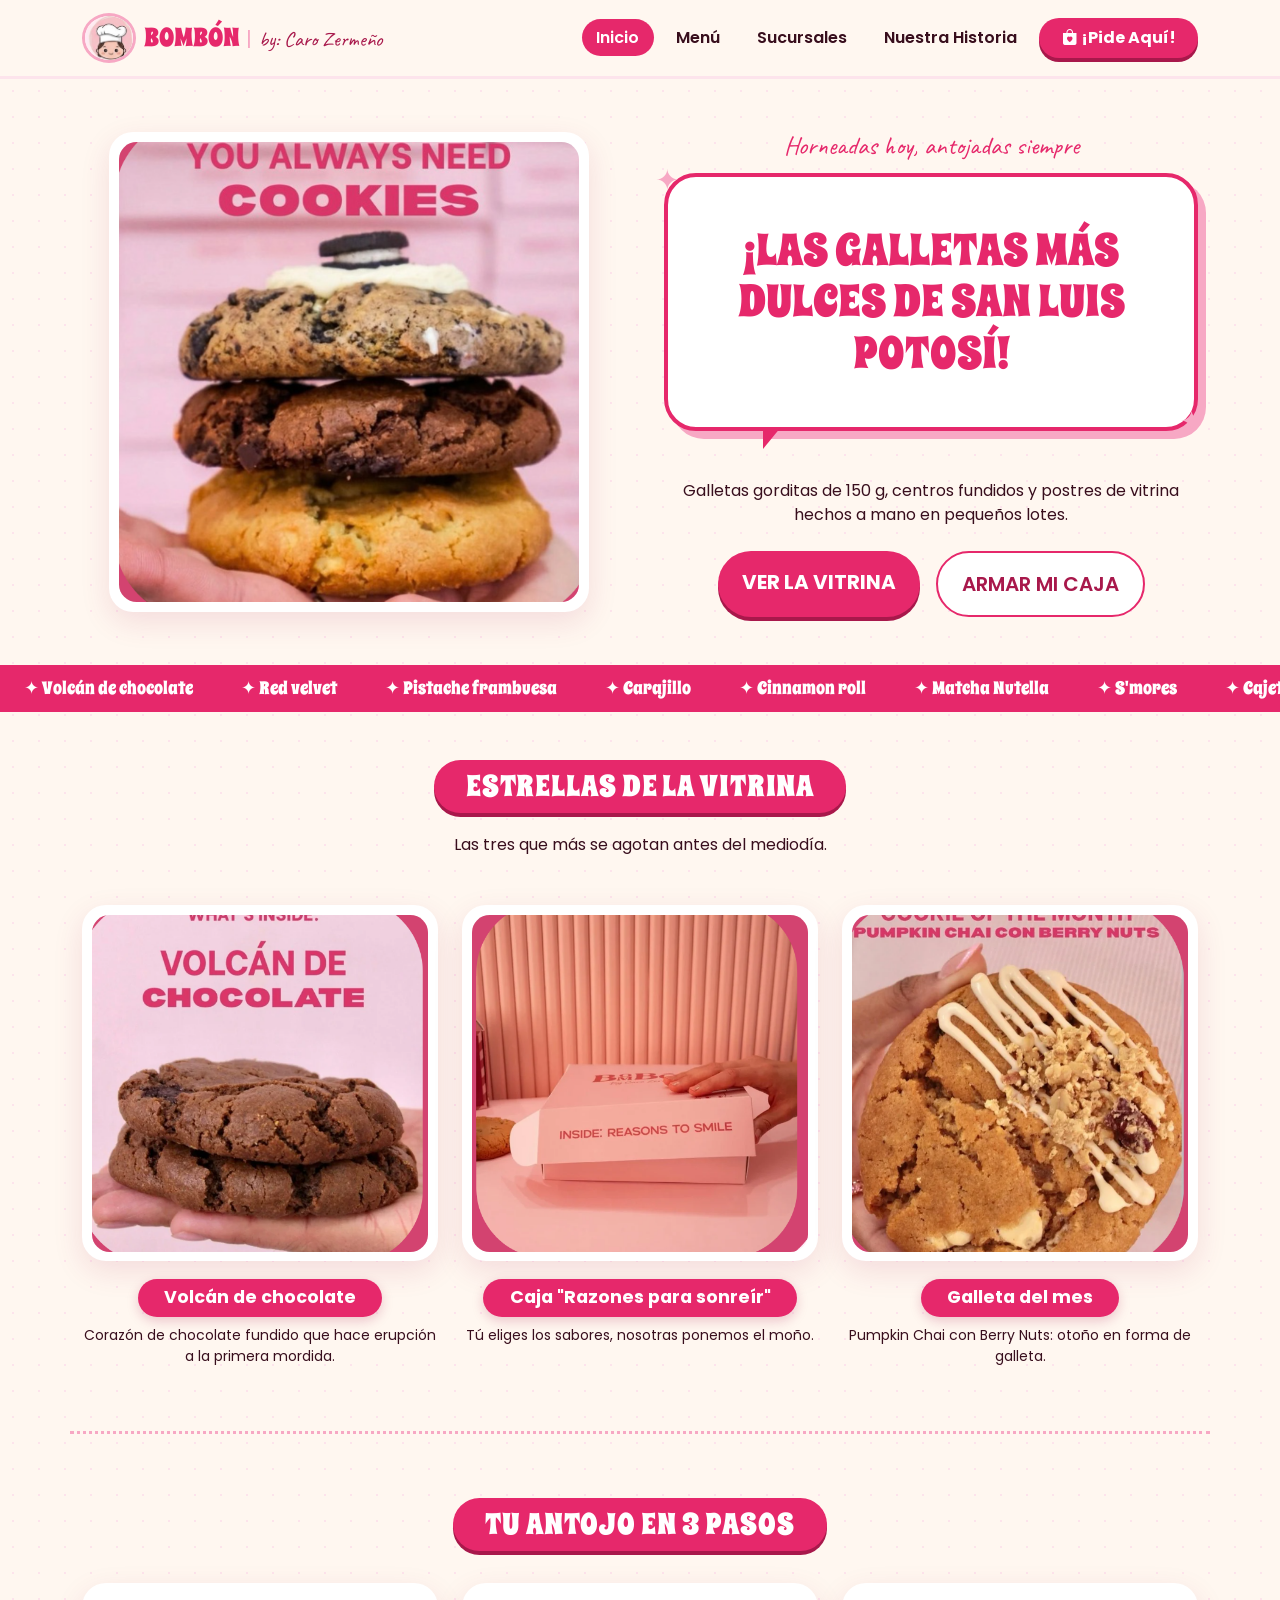
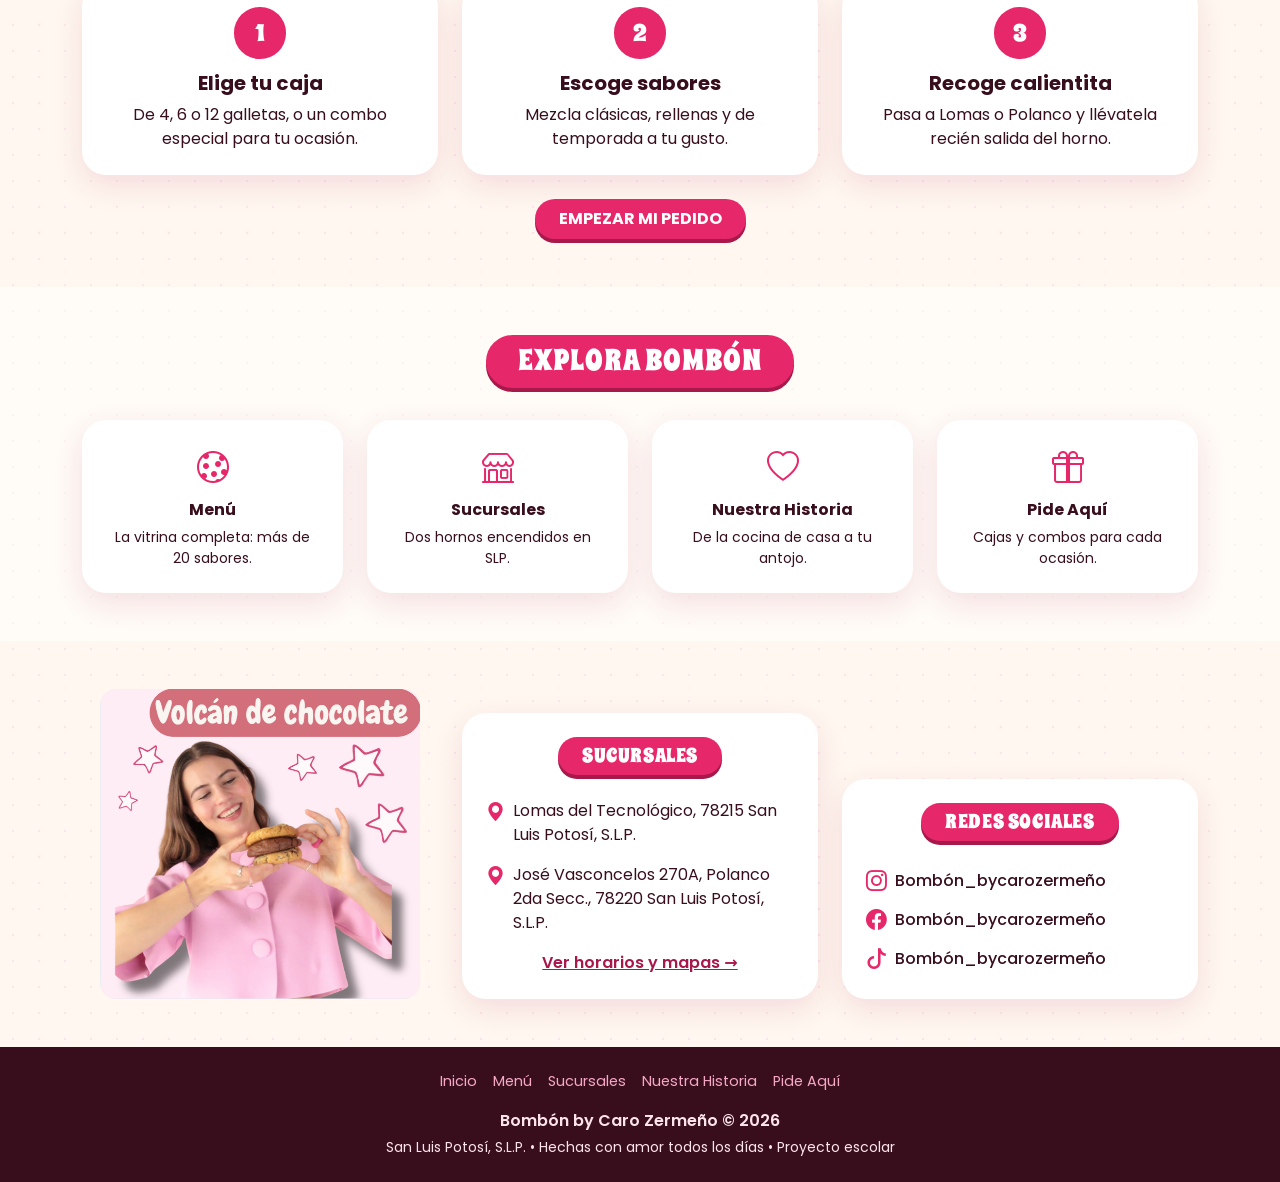
<file: index.html>
<!DOCTYPE html>
<html lang="es">
<head>
  <meta charset="UTF-8">
  <meta name="viewport" content="width=device-width, initial-scale=1.0">
  <meta name="description" content="Bombón by Caro Zermeño - Galletas artesanales y postres horneados en San Luis Potosí. Conoce nuestro menú, sucursales y haz tu pedido.">
  <title>Bombón by Caro Zermeño | Inicio</title>
  <link rel="icon" href="assets/img/comun/logo-chef-caro.png">

  <!-- Google Fonts -->
  <link rel="preconnect" href="https://fonts.googleapis.com">
  <link rel="preconnect" href="https://fonts.gstatic.com" crossorigin>
  <link href="https://fonts.googleapis.com/css2?family=Caveat:wght@600;700&family=Poppins:wght@400;500;600;700&family=Spicy+Rice&display=swap" rel="stylesheet">

  <!-- Bootstrap 5.3 + Bootstrap Icons (CDN) -->
  <link href="https://cdn.jsdelivr.net/npm/bootstrap@5.3.3/dist/css/bootstrap.min.css" rel="stylesheet" integrity="sha384-QWTKZyjpPEjISv5WaRU9OFeRpok6YctnYmDr5pNlyT2bRjXh0JMhjY6hW+ALEwIH" crossorigin="anonymous">
  <link rel="stylesheet" href="https://cdn.jsdelivr.net/npm/bootstrap-icons@1.11.3/font/bootstrap-icons.min.css">

  <!-- Hoja de estilos global -->
  <link rel="stylesheet" href="css/styles.css">
</head>
<body>
  <a class="visually-hidden-focusable skip-link" href="#contenido-principal">Saltar al contenido principal</a>

  <!-- ===================== ENCABEZADO GLOBAL ===================== -->
  <header class="site-header sticky-top">
    <nav class="navbar navbar-expand-lg" aria-label="Navegación principal">
      <div class="container">
        <a class="navbar-brand d-flex align-items-center gap-2" href="index.html">
          <img src="assets/img/comun/logo-chef-caro.png" alt="Logotipo de Bombón: ilustración de Caro con gorro de chef" width="54" height="54" class="brand-logo rounded-circle" data-fallback="Bombón">
          <span class="brand-title-wrap">
            <span class="brand-main">BOMBÓN</span>
            <span class="brand-divider" aria-hidden="true">|</span>
            <span class="brand-sub">by: Caro Zermeño</span>
          </span>
        </a>

        <button class="navbar-toggler custom-toggler" type="button" data-bs-toggle="collapse" data-bs-target="#menuPrincipal" aria-controls="menuPrincipal" aria-expanded="false" aria-label="Abrir menú de navegación">
          <span class="navbar-toggler-icon"></span>
        </button>

        <div class="collapse navbar-collapse justify-content-end" id="menuPrincipal">
          <ul class="navbar-nav align-items-lg-center gap-lg-2 mt-3 mt-lg-0">
            <li class="nav-item"><a class="nav-link active" aria-current="page" href="index.html">Inicio</a></li>
            <li class="nav-item"><a class="nav-link" href="paginas/menu.html">Menú</a></li>
            <li class="nav-item"><a class="nav-link" href="paginas/sucursales.html">Sucursales</a></li>
            <li class="nav-item"><a class="nav-link" href="paginas/nuestra-historia.html">Nuestra Historia</a></li>
            <li class="nav-item mt-2 mt-lg-0"><a class="btn btn-bombon-cta" href="paginas/pide-aqui.html"><i class="bi bi-bag-heart-fill" aria-hidden="true"></i> ¡Pide Aquí!</a></li>
          </ul>
        </div>
      </div>
    </nav>
  </header>

  <!-- ===================== CONTENIDO PRINCIPAL ===================== -->
  <main id="contenido-principal">

    <!-- HERO -->
    <section class="hero-section py-4 py-lg-5" aria-labelledby="hero-titulo">
      <div class="container">
        <div class="row align-items-center g-4 g-lg-5">
          <div class="col-12 col-md-6">
            <div class="photo-frame mx-auto galleta-flotante" style="max-width: 480px;">
              <img src="assets/img/inicio/torre-galletas-you-always-need-cookies.png" alt="Torre de tres galletas artesanales: cookies and cream, doble chocolate y chispas de chocolate blanco" data-fallback="Torre de galletas">
            </div>
          </div>

          <div class="col-12 col-md-6 text-center">
            <p class="text-script mb-2">Horneadas hoy, antojadas siempre</p>
            <div class="hero-speech-bubble p-4 p-lg-5 mb-5">
              <span class="decor-star star-top-left" aria-hidden="true">✦</span>
              <h1 id="hero-titulo" class="hero-heading mb-0">¡LAS GALLETAS MÁS DULCES DE SAN LUIS POTOSÍ!</h1>
              <span class="decor-star star-bottom-right" aria-hidden="true">✦</span>
            </div>
            <p class="mb-4">Galletas gorditas de 150&nbsp;g, centros fundidos y postres de vitrina hechos a mano en pequeños lotes.</p>
            <div class="d-flex flex-wrap justify-content-center gap-3">
              <a href="paginas/menu.html" class="btn btn-bombon-primary btn-lg px-4 py-3">VER LA VITRINA</a>
              <a href="paginas/pide-aqui.html" class="btn btn-bombon-outline btn-lg px-4 py-3">ARMAR MI CAJA</a>
            </div>
          </div>
        </div>
      </div>
    </section>

    <!-- CINTA DE SABORES -->
    <div class="flavor-ticker" aria-label="Sabores que encuentras en Bombón">
      <div class="flavor-ticker-track">
        <span>✦ Volcán de chocolate</span><span>✦ Red velvet</span><span>✦ Pistache frambuesa</span><span>✦ Carajillo</span><span>✦ Cinnamon roll</span><span>✦ Matcha Nutella</span><span>✦ S'mores</span><span>✦ Cajeta</span>
        <span aria-hidden="true">✦ Volcán de chocolate</span><span aria-hidden="true">✦ Red velvet</span><span aria-hidden="true">✦ Pistache frambuesa</span><span aria-hidden="true">✦ Carajillo</span><span aria-hidden="true">✦ Cinnamon roll</span><span aria-hidden="true">✦ Matcha Nutella</span><span aria-hidden="true">✦ S'mores</span><span aria-hidden="true">✦ Cajeta</span>
      </div>
    </div>

    <!-- PRODUCTOS DESTACADOS -->
    <section class="featured-section py-5" aria-labelledby="destacados-titulo">
      <div class="container">
        <div class="text-center mb-4 mb-lg-5">
          <h2 id="destacados-titulo" class="pill-heading">ESTRELLAS DE LA VITRINA</h2>
          <p class="section-lead">Las tres que más se agotan antes del mediodía.</p>
        </div>

        <div class="row g-4 justify-content-center">
          <div class="col-12 col-sm-6 col-lg-4 reveal">
            <article class="product-card h-100 text-center">
              <div class="photo-frame mb-3">
                <img src="assets/img/inicio/destacado-volcan-chocolate.png" alt="Dos galletas Volcán de chocolate con superficie craquelada" data-fallback="Volcán de chocolate">
              </div>
              <h3 class="product-pill-title"><a href="paginas/menu.html" class="stretched-link">Volcán de chocolate</a></h3>
              <p class="small mt-2 mb-0">Corazón de chocolate fundido que hace erupción a la primera mordida.</p>
            </article>
          </div>

          <div class="col-12 col-sm-6 col-lg-4 reveal">
            <article class="product-card h-100 text-center">
              <div class="photo-frame mb-3">
                <img src="assets/img/inicio/destacado-caja-regalo.png" alt="Caja rosa de regalo Bombón con la leyenda Inside: reasons to smile" data-fallback="Caja de regalo">
              </div>
              <h3 class="product-pill-title"><a href="paginas/pide-aqui.html" class="stretched-link">Caja "Razones para sonreír"</a></h3>
              <p class="small mt-2 mb-0">Tú eliges los sabores, nosotras ponemos el moño.</p>
            </article>
          </div>

          <div class="col-12 col-sm-6 col-lg-4 reveal">
            <article class="product-card h-100 text-center">
              <div class="photo-frame mb-3">
                <img src="assets/img/inicio/destacado-galleta-del-mes-pumpkin-chai.png" alt="Galleta del mes Pumpkin Chai con Berry Nuts, decorada con chocolate blanco y nuez" data-fallback="Galleta del mes">
              </div>
              <h3 class="product-pill-title"><a href="paginas/menu.html#temporada" class="stretched-link">Galleta del mes</a></h3>
              <p class="small mt-2 mb-0">Pumpkin Chai con Berry Nuts: otoño en forma de galleta.</p>
            </article>
          </div>
        </div>
      </div>
    </section>

    <hr class="section-divider container" aria-hidden="true">

    <!-- CÓMO PEDIR -->
    <section class="py-5" aria-labelledby="pasos-titulo">
      <div class="container">
        <div class="text-center mb-4">
          <h2 id="pasos-titulo" class="pill-heading">TU ANTOJO EN 3 PASOS</h2>
        </div>
        <div class="row g-4">
          <div class="col-12 col-md-4 reveal">
            <div class="soft-card step-card">
              <div class="step-number">1</div>
              <h3 class="h5 fw-bold">Elige tu caja</h3>
              <p class="mb-0">De 4, 6 o 12 galletas, o un combo especial para tu ocasión.</p>
            </div>
          </div>
          <div class="col-12 col-md-4 reveal">
            <div class="soft-card step-card">
              <div class="step-number">2</div>
              <h3 class="h5 fw-bold">Escoge sabores</h3>
              <p class="mb-0">Mezcla clásicas, rellenas y de temporada a tu gusto.</p>
            </div>
          </div>
          <div class="col-12 col-md-4 reveal">
            <div class="soft-card step-card">
              <div class="step-number">3</div>
              <h3 class="h5 fw-bold">Recoge calientita</h3>
              <p class="mb-0">Pasa a Lomas o Polanco y llévatela recién salida del horno.</p>
            </div>
          </div>
        </div>
        <div class="text-center mt-4">
          <a href="paginas/pide-aqui.html" class="btn btn-bombon-primary px-4 py-2">EMPEZAR MI PEDIDO</a>
        </div>
      </div>
    </section>

    <!-- EXPLORA EL SITIO (acceso rápido a las subpáginas) -->
    <section class="py-5 bg-white bg-opacity-50" aria-labelledby="explora-titulo">
      <div class="container">
        <div class="text-center mb-4">
          <h2 id="explora-titulo" class="pill-heading">EXPLORA BOMBÓN</h2>
        </div>
        <div class="row g-4">
          <div class="col-6 col-lg-3">
            <a class="soft-card quick-link-card text-center" href="paginas/menu.html">
              <i class="bi bi-cookie" aria-hidden="true"></i>
              <h3 class="h6 fw-bold mt-2">Menú</h3>
              <p class="small mb-0">La vitrina completa: más de 20 sabores.</p>
            </a>
          </div>
          <div class="col-6 col-lg-3">
            <a class="soft-card quick-link-card text-center" href="paginas/sucursales.html">
              <i class="bi bi-shop" aria-hidden="true"></i>
              <h3 class="h6 fw-bold mt-2">Sucursales</h3>
              <p class="small mb-0">Dos hornos encendidos en SLP.</p>
            </a>
          </div>
          <div class="col-6 col-lg-3">
            <a class="soft-card quick-link-card text-center" href="paginas/nuestra-historia.html">
              <i class="bi bi-heart" aria-hidden="true"></i>
              <h3 class="h6 fw-bold mt-2">Nuestra Historia</h3>
              <p class="small mb-0">De la cocina de casa a tu antojo.</p>
            </a>
          </div>
          <div class="col-6 col-lg-3">
            <a class="soft-card quick-link-card text-center" href="paginas/pide-aqui.html">
              <i class="bi bi-gift" aria-hidden="true"></i>
              <h3 class="h6 fw-bold mt-2">Pide Aquí</h3>
              <p class="small mb-0">Cajas y combos para cada ocasión.</p>
            </a>
          </div>
        </div>
      </div>
    </section>

    <!-- SUCURSALES Y REDES -->
    <section class="info-bottom-section pt-5 pb-5" aria-label="Sucursales y redes sociales">
      <div class="container">
        <div class="row align-items-end g-4">
          <div class="col-12 col-lg-4 text-center">
            <div class="support-photo-wrap mx-auto">
              <img src="assets/img/inicio/caro-presenta-volcan-chocolate.png" alt="Caro Zermeño sonriendo mientras sostiene un sándwich de galletas Volcán de chocolate" class="img-fluid rounded-4" data-fallback="Bombón SLP">
            </div>
          </div>

          <div class="col-12 col-md-6 col-lg-4">
            <div class="info-box h-100 text-center text-md-start">
              <div class="text-center mb-3"><h2 class="pill-heading pill-heading-sm">SUCURSALES</h2></div>
              <ul class="list-unstyled location-list mb-3">
                <li class="d-flex align-items-start gap-2 mb-3">
                  <i class="bi bi-geo-alt-fill location-icon" aria-hidden="true"></i>
                  <span>Lomas del Tecnológico, 78215 San Luis Potosí, S.L.P.</span>
                </li>
                <li class="d-flex align-items-start gap-2">
                  <i class="bi bi-geo-alt-fill location-icon" aria-hidden="true"></i>
                  <span>José Vasconcelos 270A, Polanco 2da Secc., 78220 San Luis Potosí, S.L.P.</span>
                </li>
              </ul>
              <div class="text-center"><a href="paginas/sucursales.html" class="fw-semibold">Ver horarios y mapas →</a></div>
            </div>
          </div>

          <div class="col-12 col-md-6 col-lg-4">
            <div class="info-box h-100 text-center text-md-start">
              <div class="text-center mb-3"><h2 class="pill-heading pill-heading-sm">REDES SOCIALES</h2></div>
              <ul class="list-unstyled social-list mb-0">
                <li class="mb-2"><a href="https://www.instagram.com/" target="_blank" rel="noopener noreferrer" class="social-link"><i class="bi bi-instagram" aria-hidden="true"></i><span>Bombón_bycarozermeño</span></a></li>
                <li class="mb-2"><a href="https://www.facebook.com/" target="_blank" rel="noopener noreferrer" class="social-link"><i class="bi bi-facebook" aria-hidden="true"></i><span>Bombón_bycarozermeño</span></a></li>
                <li><a href="https://www.tiktok.com/" target="_blank" rel="noopener noreferrer" class="social-link"><i class="bi bi-tiktok" aria-hidden="true"></i><span>Bombón_bycarozermeño</span></a></li>
              </ul>
            </div>
          </div>
        </div>
      </div>
    </section>
  </main>

  <!-- ===================== PIE DE PÁGINA GLOBAL ===================== -->
  <footer class="site-footer py-4 mt-auto">
    <div class="container text-center">
      <nav class="footer-nav d-flex flex-wrap justify-content-center gap-3 mb-3" aria-label="Navegación del pie de página">
        <a href="index.html">Inicio</a>
        <a href="paginas/menu.html">Menú</a>
        <a href="paginas/sucursales.html">Sucursales</a>
        <a href="paginas/nuestra-historia.html">Nuestra Historia</a>
        <a href="paginas/pide-aqui.html">Pide Aquí</a>
      </nav>
      <p class="mb-1 fw-semibold">Bombón by Caro Zermeño &copy; <span id="anio-actual">2026</span></p>
      <p class="mb-0 small">San Luis Potosí, S.L.P. • Hechas con amor todos los días • Proyecto escolar</p>
    </div>
  </footer>

  <script src="https://cdn.jsdelivr.net/npm/bootstrap@5.3.3/dist/js/bootstrap.bundle.min.js" integrity="sha384-YvpcrYf0tY3lHB60NNkmXc5s9fDVZLESaAA55NDzOxhy9GkcIdslK1eN7N6jIeHz" crossorigin="anonymous"></script>
  <script src="js/app.js"></script>
</body>
</html>
</file>
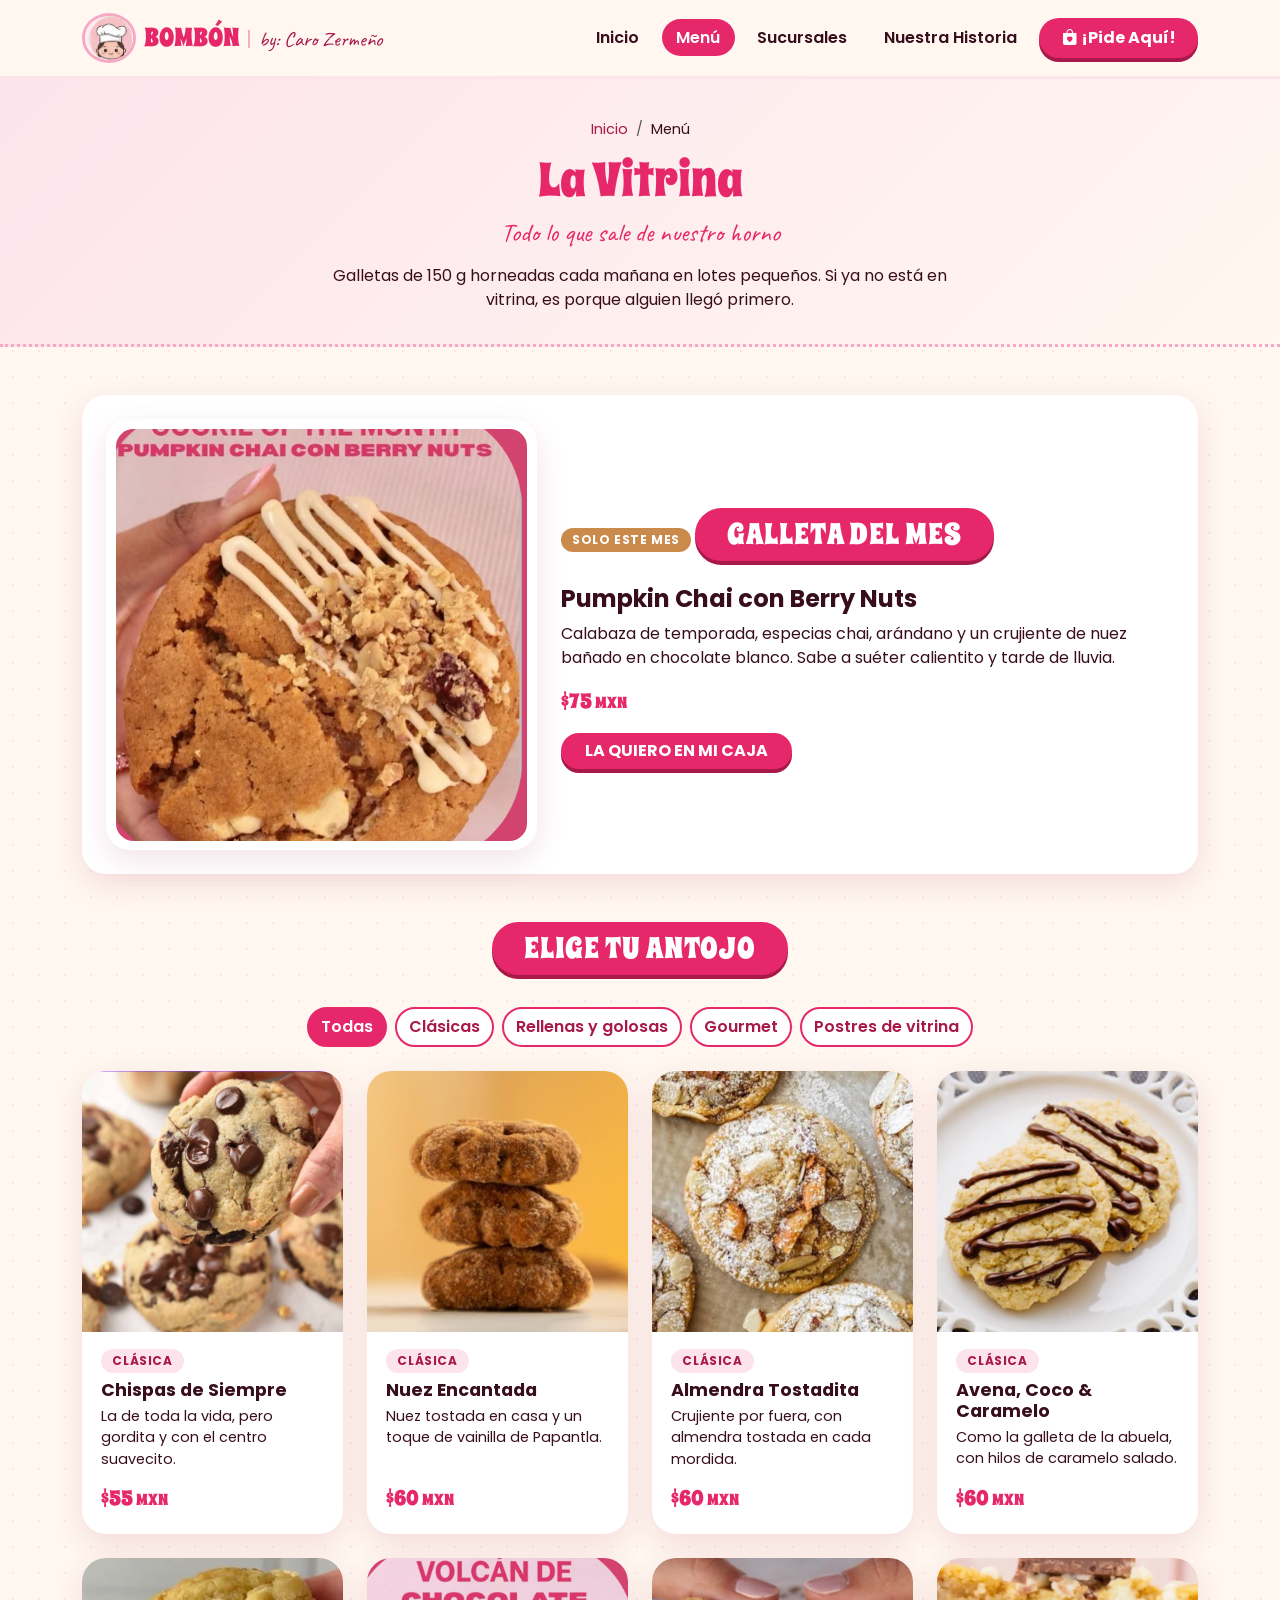
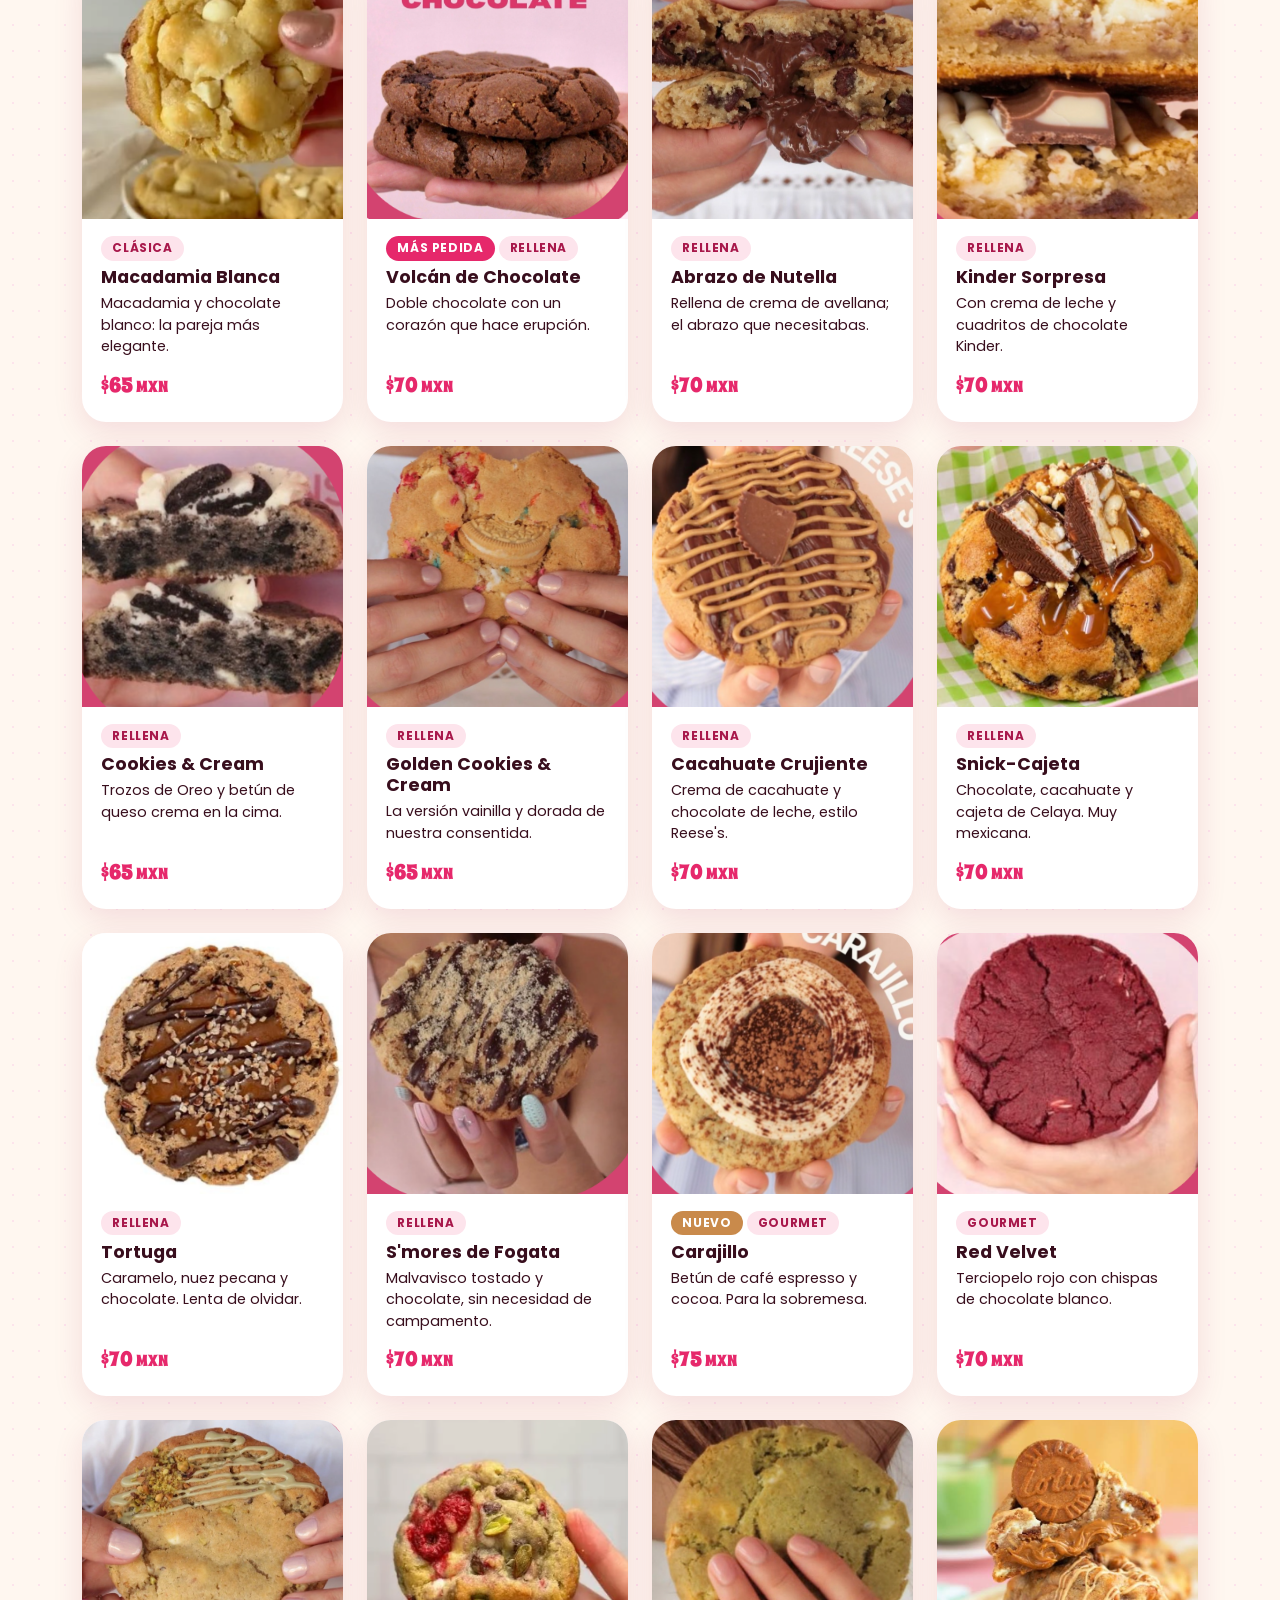
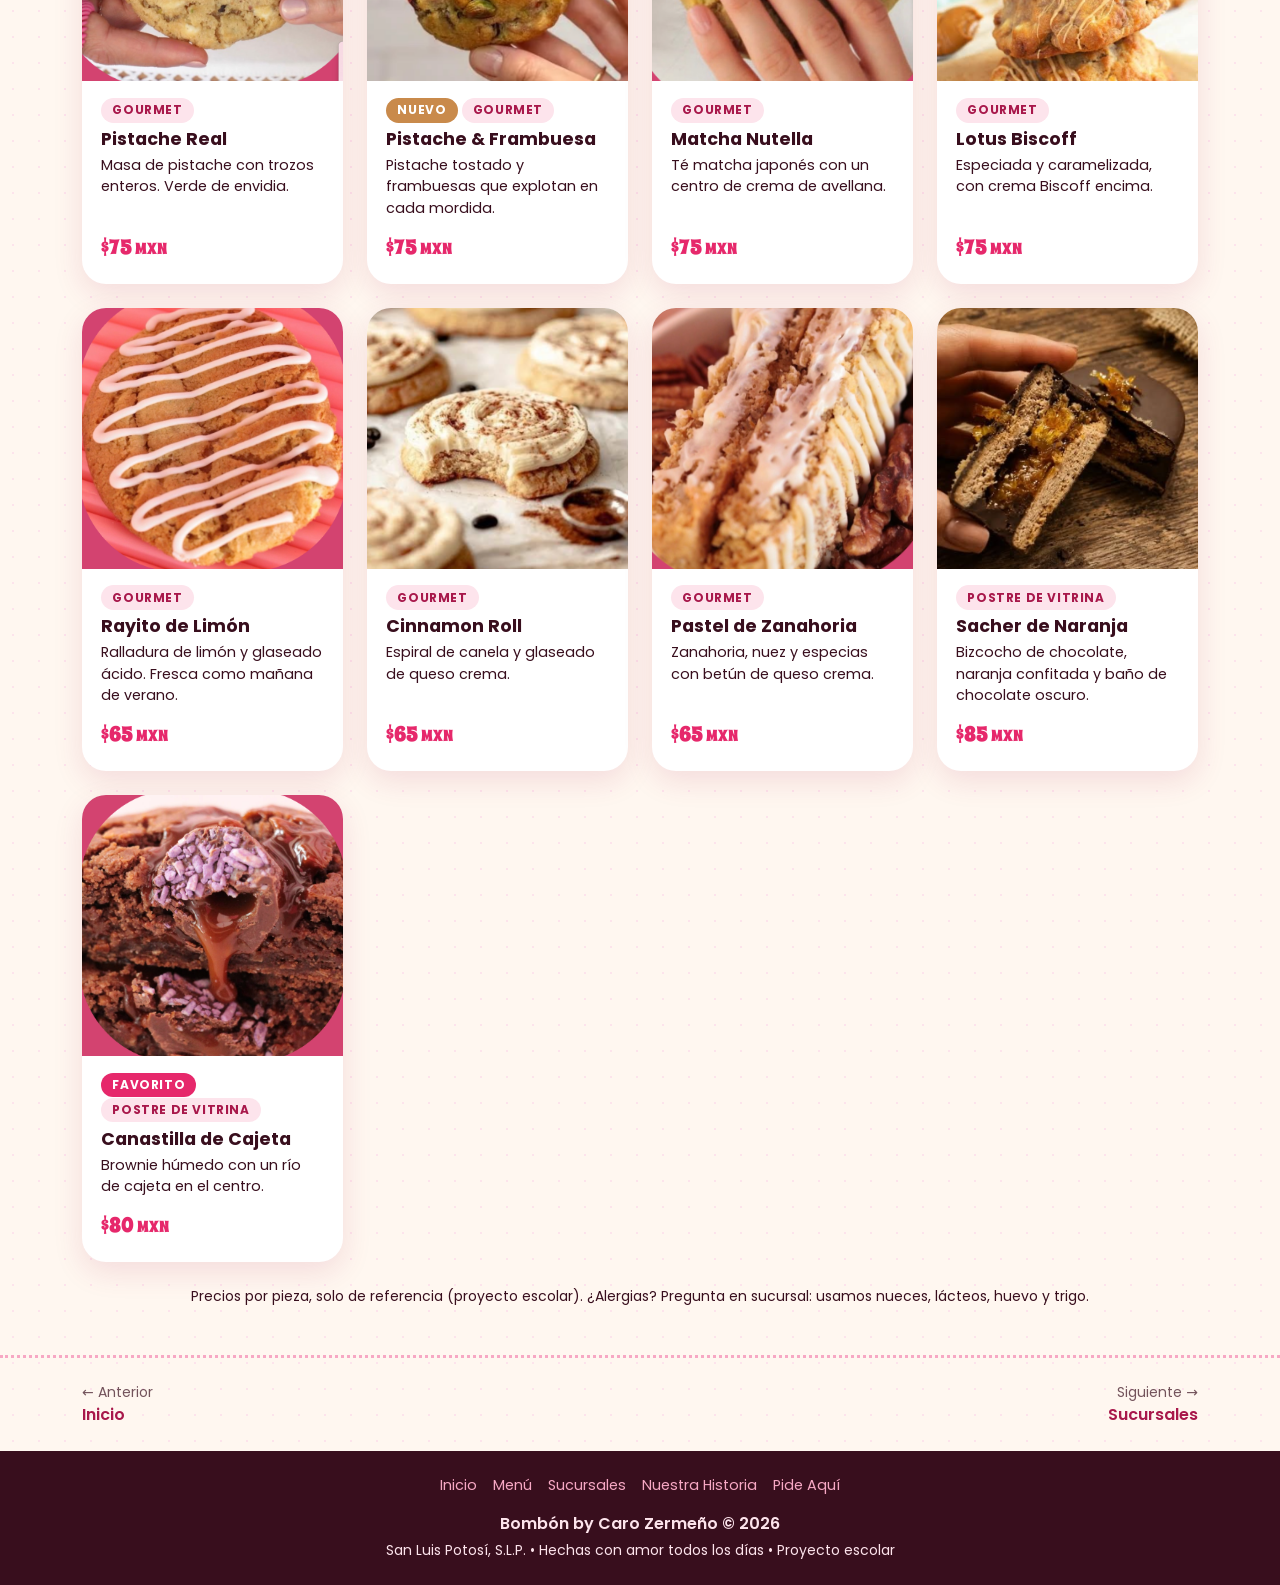
<file: paginas/menu.html>
<!DOCTYPE html>
<html lang="es">
<head>
  <meta charset="UTF-8">
  <meta name="viewport" content="width=device-width, initial-scale=1.0">
  <meta name="description" content="Menú de Bombón by Caro Zermeño: galletas clásicas, rellenas, gourmet y postres de vitrina.">
  <title>Bombón by Caro Zermeño | Menú</title>
  <link rel="icon" href="../assets/img/comun/logo-chef-caro.png">

  <link rel="preconnect" href="https://fonts.googleapis.com">
  <link rel="preconnect" href="https://fonts.gstatic.com" crossorigin>
  <link href="https://fonts.googleapis.com/css2?family=Caveat:wght@600;700&family=Poppins:wght@400;500;600;700&family=Spicy+Rice&display=swap" rel="stylesheet">
  <link href="https://cdn.jsdelivr.net/npm/bootstrap@5.3.3/dist/css/bootstrap.min.css" rel="stylesheet" integrity="sha384-QWTKZyjpPEjISv5WaRU9OFeRpok6YctnYmDr5pNlyT2bRjXh0JMhjY6hW+ALEwIH" crossorigin="anonymous">
  <link rel="stylesheet" href="https://cdn.jsdelivr.net/npm/bootstrap-icons@1.11.3/font/bootstrap-icons.min.css">
  <link rel="stylesheet" href="../css/styles.css">
</head>
<body>
  <a class="visually-hidden-focusable skip-link" href="#contenido-principal">Saltar al contenido principal</a>

  <!-- ===================== ENCABEZADO GLOBAL ===================== -->
  <header class="site-header sticky-top">
    <nav class="navbar navbar-expand-lg" aria-label="Navegación principal">
      <div class="container">
        <a class="navbar-brand d-flex align-items-center gap-2" href="../index.html">
          <img src="../assets/img/comun/logo-chef-caro.png" alt="Logotipo de Bombón: ilustración de Caro con gorro de chef" width="54" height="54" class="brand-logo rounded-circle" data-fallback="Bombón">
          <span class="brand-title-wrap">
            <span class="brand-main">BOMBÓN</span>
            <span class="brand-divider" aria-hidden="true">|</span>
            <span class="brand-sub">by: Caro Zermeño</span>
          </span>
        </a>
        <button class="navbar-toggler custom-toggler" type="button" data-bs-toggle="collapse" data-bs-target="#menuPrincipal" aria-controls="menuPrincipal" aria-expanded="false" aria-label="Abrir menú de navegación">
          <span class="navbar-toggler-icon"></span>
        </button>
        <div class="collapse navbar-collapse justify-content-end" id="menuPrincipal">
          <ul class="navbar-nav align-items-lg-center gap-lg-2 mt-3 mt-lg-0">
            <li class="nav-item"><a class="nav-link" href="../index.html">Inicio</a></li>
            <li class="nav-item"><a class="nav-link active" aria-current="page" href="menu.html">Menú</a></li>
            <li class="nav-item"><a class="nav-link" href="sucursales.html">Sucursales</a></li>
            <li class="nav-item"><a class="nav-link" href="nuestra-historia.html">Nuestra Historia</a></li>
            <li class="nav-item mt-2 mt-lg-0"><a class="btn btn-bombon-cta" href="pide-aqui.html"><i class="bi bi-bag-heart-fill" aria-hidden="true"></i> ¡Pide Aquí!</a></li>
          </ul>
        </div>
      </div>
    </nav>
  </header>

  <!-- ===================== CONTENIDO PRINCIPAL ===================== -->
  <main id="contenido-principal">
    <!-- Encabezado de página + migas de pan -->
    <section class="page-hero">
      <div class="container">
        <nav aria-label="Ruta de navegación">
          <ol class="breadcrumb">
            <li class="breadcrumb-item"><a href="../index.html">Inicio</a></li>
            <li class="breadcrumb-item active" aria-current="page">Menú</li>
          </ol>
        </nav>
        <h1>La Vitrina</h1>
        <p class="text-script mb-1">Todo lo que sale de nuestro horno</p>
        <p class="section-lead">Galletas de 150&nbsp;g horneadas cada mañana en lotes pequeños. Si ya no está en vitrina, es porque alguien llegó primero.</p>
      </div>
    </section>

    <!-- GALLETA DEL MES -->
    <section id="temporada" class="py-5" aria-labelledby="temporada-titulo">
      <div class="container">
        <div class="soft-card">
          <div class="row g-4 align-items-center">
            <div class="col-12 col-md-5">
              <div class="photo-frame galleta-flotante">
                <img src="../assets/img/inicio/destacado-galleta-del-mes-pumpkin-chai.png" alt="Galleta del mes Pumpkin Chai con Berry Nuts, decorada con chocolate blanco y nuez" data-fallback="Pumpkin Chai">
              </div>
            </div>
            <div class="col-12 col-md-7">
              <span class="tag tag-new">Solo este mes</span>
              <h2 id="temporada-titulo" class="pill-heading mt-2">GALLETA DEL MES</h2>
              <h3 class="h4 fw-bold mt-3">Pumpkin Chai con Berry Nuts</h3>
              <p>Calabaza de temporada, especias chai, arándano y un crujiente de nuez bañado en chocolate blanco. Sabe a suéter calientito y tarde de lluvia.</p>
              <p class="price mb-3">$75 <small class="fs-6">MXN</small></p>
              <a href="pide-aqui.html" class="btn btn-bombon-primary px-4">LA QUIERO EN MI CAJA</a>
            </div>
          </div>
        </div>
      </div>
    </section>

    <!-- VITRINA COMPLETA -->
    <section class="pb-5" aria-labelledby="vitrina-titulo">
      <div class="container">
        <div class="text-center mb-4">
          <h2 id="vitrina-titulo" class="pill-heading">ELIGE TU ANTOJO</h2>
        </div>

        <!-- Filtros (controlados en js/app.js) -->
        <div class="menu-filters mb-4" role="group" aria-label="Filtrar productos por categoría">
          <button type="button" class="btn btn-bombon-outline active" data-filtro="todas" aria-pressed="true">Todas</button>
          <button type="button" class="btn btn-bombon-outline" data-filtro="clasicas" aria-pressed="false">Clásicas</button>
          <button type="button" class="btn btn-bombon-outline" data-filtro="rellenas" aria-pressed="false">Rellenas y golosas</button>
          <button type="button" class="btn btn-bombon-outline" data-filtro="gourmet" aria-pressed="false">Gourmet</button>
          <button type="button" class="btn btn-bombon-outline" data-filtro="postres" aria-pressed="false">Postres de vitrina</button>
        </div>

        <div class="row g-4">
          <div class="col-12 col-sm-6 col-lg-4 col-xl-3 menu-col" data-categoria="clasicas">
            <article class="menu-item">
              <img src="../assets/img/menu/galleta-chocolate-chip.png" alt="Galleta clásica de mantequilla con chispas de chocolate" loading="lazy" data-fallback="Chispas de Siempre">
              <div class="menu-item-body">
                <div><span class="tag">Clásica</span></div>
                <h3>Chispas de Siempre</h3>
                <p>La de toda la vida, pero gordita y con el centro suavecito.</p>
                <span class="price">$55 <small class="fs-6">MXN</small></span>
              </div>
            </article>
          </div>
          <div class="col-12 col-sm-6 col-lg-4 col-xl-3 menu-col" data-categoria="clasicas">
            <article class="menu-item">
              <img src="../assets/img/menu/galleta-nuez.png" alt="Galleta de mantequilla con trozos de nuez tostada" loading="lazy" data-fallback="Nuez Encantada">
              <div class="menu-item-body">
                <div><span class="tag">Clásica</span></div>
                <h3>Nuez Encantada</h3>
                <p>Nuez tostada en casa y un toque de vainilla de Papantla.</p>
                <span class="price">$60 <small class="fs-6">MXN</small></span>
              </div>
            </article>
          </div>
          <div class="col-12 col-sm-6 col-lg-4 col-xl-3 menu-col" data-categoria="clasicas">
            <article class="menu-item">
              <img src="../assets/img/menu/galleta-almendras.png" alt="Galleta con almendras tostadas" loading="lazy" data-fallback="Almendra Tostadita">
              <div class="menu-item-body">
                <div><span class="tag">Clásica</span></div>
                <h3>Almendra Tostadita</h3>
                <p>Crujiente por fuera, con almendra tostada en cada mordida.</p>
                <span class="price">$60 <small class="fs-6">MXN</small></span>
              </div>
            </article>
          </div>
          <div class="col-12 col-sm-6 col-lg-4 col-xl-3 menu-col" data-categoria="clasicas">
            <article class="menu-item">
              <img src="../assets/img/menu/galleta-avena-coco-caramelo.png" alt="Galleta de avena con coco y caramelo" loading="lazy" data-fallback="Avena, Coco &amp; Caramelo">
              <div class="menu-item-body">
                <div><span class="tag">Clásica</span></div>
                <h3>Avena, Coco &amp; Caramelo</h3>
                <p>Como la galleta de la abuela, con hilos de caramelo salado.</p>
                <span class="price">$60 <small class="fs-6">MXN</small></span>
              </div>
            </article>
          </div>
          <div class="col-12 col-sm-6 col-lg-4 col-xl-3 menu-col" data-categoria="clasicas">
            <article class="menu-item">
              <img src="../assets/img/menu/galleta-macadamia.png" alt="Galleta con nuez de macadamia y chocolate blanco" loading="lazy" data-fallback="Macadamia Blanca">
              <div class="menu-item-body">
                <div><span class="tag">Clásica</span></div>
                <h3>Macadamia Blanca</h3>
                <p>Macadamia y chocolate blanco: la pareja más elegante.</p>
                <span class="price">$65 <small class="fs-6">MXN</small></span>
              </div>
            </article>
          </div>
          <div class="col-12 col-sm-6 col-lg-4 col-xl-3 menu-col" data-categoria="rellenas">
            <article class="menu-item">
              <img src="../assets/img/menu/galleta-volcan-chocolate.png" alt="Galleta Volcán de chocolate con centro fundido" loading="lazy" data-fallback="Volcán de Chocolate">
              <div class="menu-item-body">
                <div><span class="tag tag-hot me-1">Más pedida</span><span class="tag">Rellena</span></div>
                <h3>Volcán de Chocolate</h3>
                <p>Doble chocolate con un corazón que hace erupción.</p>
                <span class="price">$70 <small class="fs-6">MXN</small></span>
              </div>
            </article>
          </div>
          <div class="col-12 col-sm-6 col-lg-4 col-xl-3 menu-col" data-categoria="rellenas">
            <article class="menu-item">
              <img src="../assets/img/menu/galleta-nutella.png" alt="Galleta rellena de crema de avellana" loading="lazy" data-fallback="Abrazo de Nutella">
              <div class="menu-item-body">
                <div><span class="tag">Rellena</span></div>
                <h3>Abrazo de Nutella</h3>
                <p>Rellena de crema de avellana; el abrazo que necesitabas.</p>
                <span class="price">$70 <small class="fs-6">MXN</small></span>
              </div>
            </article>
          </div>
          <div class="col-12 col-sm-6 col-lg-4 col-xl-3 menu-col" data-categoria="rellenas">
            <article class="menu-item">
              <img src="../assets/img/menu/galleta-kinder.png" alt="Galleta con trozos de chocolate Kinder" loading="lazy" data-fallback="Kinder Sorpresa">
              <div class="menu-item-body">
                <div><span class="tag">Rellena</span></div>
                <h3>Kinder Sorpresa</h3>
                <p>Con crema de leche y cuadritos de chocolate Kinder.</p>
                <span class="price">$70 <small class="fs-6">MXN</small></span>
              </div>
            </article>
          </div>
          <div class="col-12 col-sm-6 col-lg-4 col-xl-3 menu-col" data-categoria="rellenas">
            <article class="menu-item">
              <img src="../assets/img/menu/galleta-oreo.png" alt="Galleta con trozos de galleta Oreo" loading="lazy" data-fallback="Cookies &amp; Cream">
              <div class="menu-item-body">
                <div><span class="tag">Rellena</span></div>
                <h3>Cookies &amp; Cream</h3>
                <p>Trozos de Oreo y betún de queso crema en la cima.</p>
                <span class="price">$65 <small class="fs-6">MXN</small></span>
              </div>
            </article>
          </div>
          <div class="col-12 col-sm-6 col-lg-4 col-xl-3 menu-col" data-categoria="rellenas">
            <article class="menu-item">
              <img src="../assets/img/menu/galleta-golden-oreo.png" alt="Galleta con trozos de galleta Golden Oreo" loading="lazy" data-fallback="Golden Cookies &amp; Cream">
              <div class="menu-item-body">
                <div><span class="tag">Rellena</span></div>
                <h3>Golden Cookies &amp; Cream</h3>
                <p>La versión vainilla y dorada de nuestra consentida.</p>
                <span class="price">$65 <small class="fs-6">MXN</small></span>
              </div>
            </article>
          </div>
          <div class="col-12 col-sm-6 col-lg-4 col-xl-3 menu-col" data-categoria="rellenas">
            <article class="menu-item">
              <img src="../assets/img/menu/galleta-crema-cacahuate.png" alt="Galleta con crema de cacahuate y chocolate" loading="lazy" data-fallback="Cacahuate Crujiente">
              <div class="menu-item-body">
                <div><span class="tag">Rellena</span></div>
                <h3>Cacahuate Crujiente</h3>
                <p>Crema de cacahuate y chocolate de leche, estilo Reese's.</p>
                <span class="price">$70 <small class="fs-6">MXN</small></span>
              </div>
            </article>
          </div>
          <div class="col-12 col-sm-6 col-lg-4 col-xl-3 menu-col" data-categoria="rellenas">
            <article class="menu-item">
              <img src="../assets/img/menu/galleta-snickers-cajeta.png" alt="Galleta con chocolate, cacahuate y cajeta" loading="lazy" data-fallback="Snick-Cajeta">
              <div class="menu-item-body">
                <div><span class="tag">Rellena</span></div>
                <h3>Snick-Cajeta</h3>
                <p>Chocolate, cacahuate y cajeta de Celaya. Muy mexicana.</p>
                <span class="price">$70 <small class="fs-6">MXN</small></span>
              </div>
            </article>
          </div>
          <div class="col-12 col-sm-6 col-lg-4 col-xl-3 menu-col" data-categoria="rellenas">
            <article class="menu-item">
              <img src="../assets/img/menu/galleta-tortuga.png" alt="Galleta tortuga con caramelo, nuez y chocolate" loading="lazy" data-fallback="Tortuga">
              <div class="menu-item-body">
                <div><span class="tag">Rellena</span></div>
                <h3>Tortuga</h3>
                <p>Caramelo, nuez pecana y chocolate. Lenta de olvidar.</p>
                <span class="price">$70 <small class="fs-6">MXN</small></span>
              </div>
            </article>
          </div>
          <div class="col-12 col-sm-6 col-lg-4 col-xl-3 menu-col" data-categoria="rellenas">
            <article class="menu-item">
              <img src="../assets/img/menu/galleta-smores.png" alt="Galleta s'mores con malvavisco y chocolate" loading="lazy" data-fallback="S'mores de Fogata">
              <div class="menu-item-body">
                <div><span class="tag">Rellena</span></div>
                <h3>S'mores de Fogata</h3>
                <p>Malvavisco tostado y chocolate, sin necesidad de campamento.</p>
                <span class="price">$70 <small class="fs-6">MXN</small></span>
              </div>
            </article>
          </div>
          <div class="col-12 col-sm-6 col-lg-4 col-xl-3 menu-col" data-categoria="gourmet">
            <article class="menu-item">
              <img src="../assets/img/menu/galleta-carajillo.png" alt="Galleta carajillo con betún de café y cocoa espolvoreada" loading="lazy" data-fallback="Carajillo">
              <div class="menu-item-body">
                <div><span class="tag tag-new me-1">Nuevo</span><span class="tag">Gourmet</span></div>
                <h3>Carajillo</h3>
                <p>Betún de café espresso y cocoa. Para la sobremesa.</p>
                <span class="price">$75 <small class="fs-6">MXN</small></span>
              </div>
            </article>
          </div>
          <div class="col-12 col-sm-6 col-lg-4 col-xl-3 menu-col" data-categoria="gourmet">
            <article class="menu-item">
              <img src="../assets/img/menu/galleta-red-velvet.png" alt="Galleta red velvet" loading="lazy" data-fallback="Red Velvet">
              <div class="menu-item-body">
                <div><span class="tag">Gourmet</span></div>
                <h3>Red Velvet</h3>
                <p>Terciopelo rojo con chispas de chocolate blanco.</p>
                <span class="price">$70 <small class="fs-6">MXN</small></span>
              </div>
            </article>
          </div>
          <div class="col-12 col-sm-6 col-lg-4 col-xl-3 menu-col" data-categoria="gourmet">
            <article class="menu-item">
              <img src="../assets/img/menu/galleta-pistache.png" alt="Galleta de pistache" loading="lazy" data-fallback="Pistache Real">
              <div class="menu-item-body">
                <div><span class="tag">Gourmet</span></div>
                <h3>Pistache Real</h3>
                <p>Masa de pistache con trozos enteros. Verde de envidia.</p>
                <span class="price">$75 <small class="fs-6">MXN</small></span>
              </div>
            </article>
          </div>
          <div class="col-12 col-sm-6 col-lg-4 col-xl-3 menu-col" data-categoria="gourmet">
            <article class="menu-item">
              <img src="../assets/img/menu/galleta-pistache-frambuesa.png" alt="Galleta con pistaches y frambuesas enteras" loading="lazy" data-fallback="Pistache &amp; Frambuesa">
              <div class="menu-item-body">
                <div><span class="tag tag-new me-1">Nuevo</span><span class="tag">Gourmet</span></div>
                <h3>Pistache &amp; Frambuesa</h3>
                <p>Pistache tostado y frambuesas que explotan en cada mordida.</p>
                <span class="price">$75 <small class="fs-6">MXN</small></span>
              </div>
            </article>
          </div>
          <div class="col-12 col-sm-6 col-lg-4 col-xl-3 menu-col" data-categoria="gourmet">
            <article class="menu-item">
              <img src="../assets/img/menu/galleta-matcha-nutella.png" alt="Galleta de té matcha con crema de avellana" loading="lazy" data-fallback="Matcha Nutella">
              <div class="menu-item-body">
                <div><span class="tag">Gourmet</span></div>
                <h3>Matcha Nutella</h3>
                <p>Té matcha japonés con un centro de crema de avellana.</p>
                <span class="price">$75 <small class="fs-6">MXN</small></span>
              </div>
            </article>
          </div>
          <div class="col-12 col-sm-6 col-lg-4 col-xl-3 menu-col" data-categoria="gourmet">
            <article class="menu-item">
              <img src="../assets/img/menu/galleta-lotus.png" alt="Galleta con galleta Lotus y crema Biscoff" loading="lazy" data-fallback="Lotus Biscoff">
              <div class="menu-item-body">
                <div><span class="tag">Gourmet</span></div>
                <h3>Lotus Biscoff</h3>
                <p>Especiada y caramelizada, con crema Biscoff encima.</p>
                <span class="price">$75 <small class="fs-6">MXN</small></span>
              </div>
            </article>
          </div>
          <div class="col-12 col-sm-6 col-lg-4 col-xl-3 menu-col" data-categoria="gourmet">
            <article class="menu-item">
              <img src="../assets/img/menu/galleta-limon.png" alt="Galleta de limón" loading="lazy" data-fallback="Rayito de Limón">
              <div class="menu-item-body">
                <div><span class="tag">Gourmet</span></div>
                <h3>Rayito de Limón</h3>
                <p>Ralladura de limón y glaseado ácido. Fresca como mañana de verano.</p>
                <span class="price">$65 <small class="fs-6">MXN</small></span>
              </div>
            </article>
          </div>
          <div class="col-12 col-sm-6 col-lg-4 col-xl-3 menu-col" data-categoria="gourmet">
            <article class="menu-item">
              <img src="../assets/img/menu/galleta-cinnamon-roll.png" alt="Galleta estilo rol de canela" loading="lazy" data-fallback="Cinnamon Roll">
              <div class="menu-item-body">
                <div><span class="tag">Gourmet</span></div>
                <h3>Cinnamon Roll</h3>
                <p>Espiral de canela y glaseado de queso crema.</p>
                <span class="price">$65 <small class="fs-6">MXN</small></span>
              </div>
            </article>
          </div>
          <div class="col-12 col-sm-6 col-lg-4 col-xl-3 menu-col" data-categoria="gourmet">
            <article class="menu-item">
              <img src="../assets/img/menu/galleta-pastel-zanahoria.png" alt="Galleta sabor pastel de zanahoria" loading="lazy" data-fallback="Pastel de Zanahoria">
              <div class="menu-item-body">
                <div><span class="tag">Gourmet</span></div>
                <h3>Pastel de Zanahoria</h3>
                <p>Zanahoria, nuez y especias con betún de queso crema.</p>
                <span class="price">$65 <small class="fs-6">MXN</small></span>
              </div>
            </article>
          </div>
          <div class="col-12 col-sm-6 col-lg-4 col-xl-3 menu-col" data-categoria="postres">
            <article class="menu-item">
              <img src="../assets/img/menu/postre-tarta-sacher.png" alt="Postre de chocolate partido a la mitad con relleno de naranja confitada" loading="lazy" data-fallback="Sacher de Naranja">
              <div class="menu-item-body">
                <div><span class="tag">Postre de vitrina</span></div>
                <h3>Sacher de Naranja</h3>
                <p>Bizcocho de chocolate, naranja confitada y baño de chocolate oscuro.</p>
                <span class="price">$85 <small class="fs-6">MXN</small></span>
              </div>
            </article>
          </div>
          <div class="col-12 col-sm-6 col-lg-4 col-xl-3 menu-col" data-categoria="postres">
            <article class="menu-item">
              <img src="../assets/img/menu/postre-canastilla-cajeta.png" alt="Brownie con centro de cajeta fundida y chispas moradas" loading="lazy" data-fallback="Canastilla de Cajeta">
              <div class="menu-item-body">
                <div><span class="tag tag-hot me-1">Favorito</span><span class="tag">Postre de vitrina</span></div>
                <h3>Canastilla de Cajeta</h3>
                <p>Brownie húmedo con un río de cajeta en el centro.</p>
                <span class="price">$80 <small class="fs-6">MXN</small></span>
              </div>
            </article>
          </div>
        </div>

        <p class="text-center small mt-4 mb-0">Precios por pieza, solo de referencia (proyecto escolar). ¿Alergias? Pregunta en sucursal: usamos nueces, lácteos, huevo y trigo.</p>
      </div>
    </section>

    <!-- Navegación entre subpáginas -->
    <nav class="page-pager" aria-label="Páginas anterior y siguiente">
      <div class="container d-flex justify-content-between gap-3">
        <a href="../index.html"><small>← Anterior</small>Inicio</a>
        <a href="sucursales.html" class="text-end"><small>Siguiente →</small>Sucursales</a>
      </div>
    </nav>
  </main>

  <!-- ===================== PIE DE PÁGINA GLOBAL ===================== -->
  <footer class="site-footer py-4 mt-auto">
    <div class="container text-center">
      <nav class="footer-nav d-flex flex-wrap justify-content-center gap-3 mb-3" aria-label="Navegación del pie de página">
        <a href="../index.html">Inicio</a>
        <a href="menu.html">Menú</a>
        <a href="sucursales.html">Sucursales</a>
        <a href="nuestra-historia.html">Nuestra Historia</a>
        <a href="pide-aqui.html">Pide Aquí</a>
      </nav>
      <p class="mb-1 fw-semibold">Bombón by Caro Zermeño &copy; <span id="anio-actual">2026</span></p>
      <p class="mb-0 small">San Luis Potosí, S.L.P. • Hechas con amor todos los días • Proyecto escolar</p>
    </div>
  </footer>

  <script src="https://cdn.jsdelivr.net/npm/bootstrap@5.3.3/dist/js/bootstrap.bundle.min.js" integrity="sha384-YvpcrYf0tY3lHB60NNkmXc5s9fDVZLESaAA55NDzOxhy9GkcIdslK1eN7N6jIeHz" crossorigin="anonymous"></script>
  <script src="../js/app.js"></script>
</body>
</html>
</file>
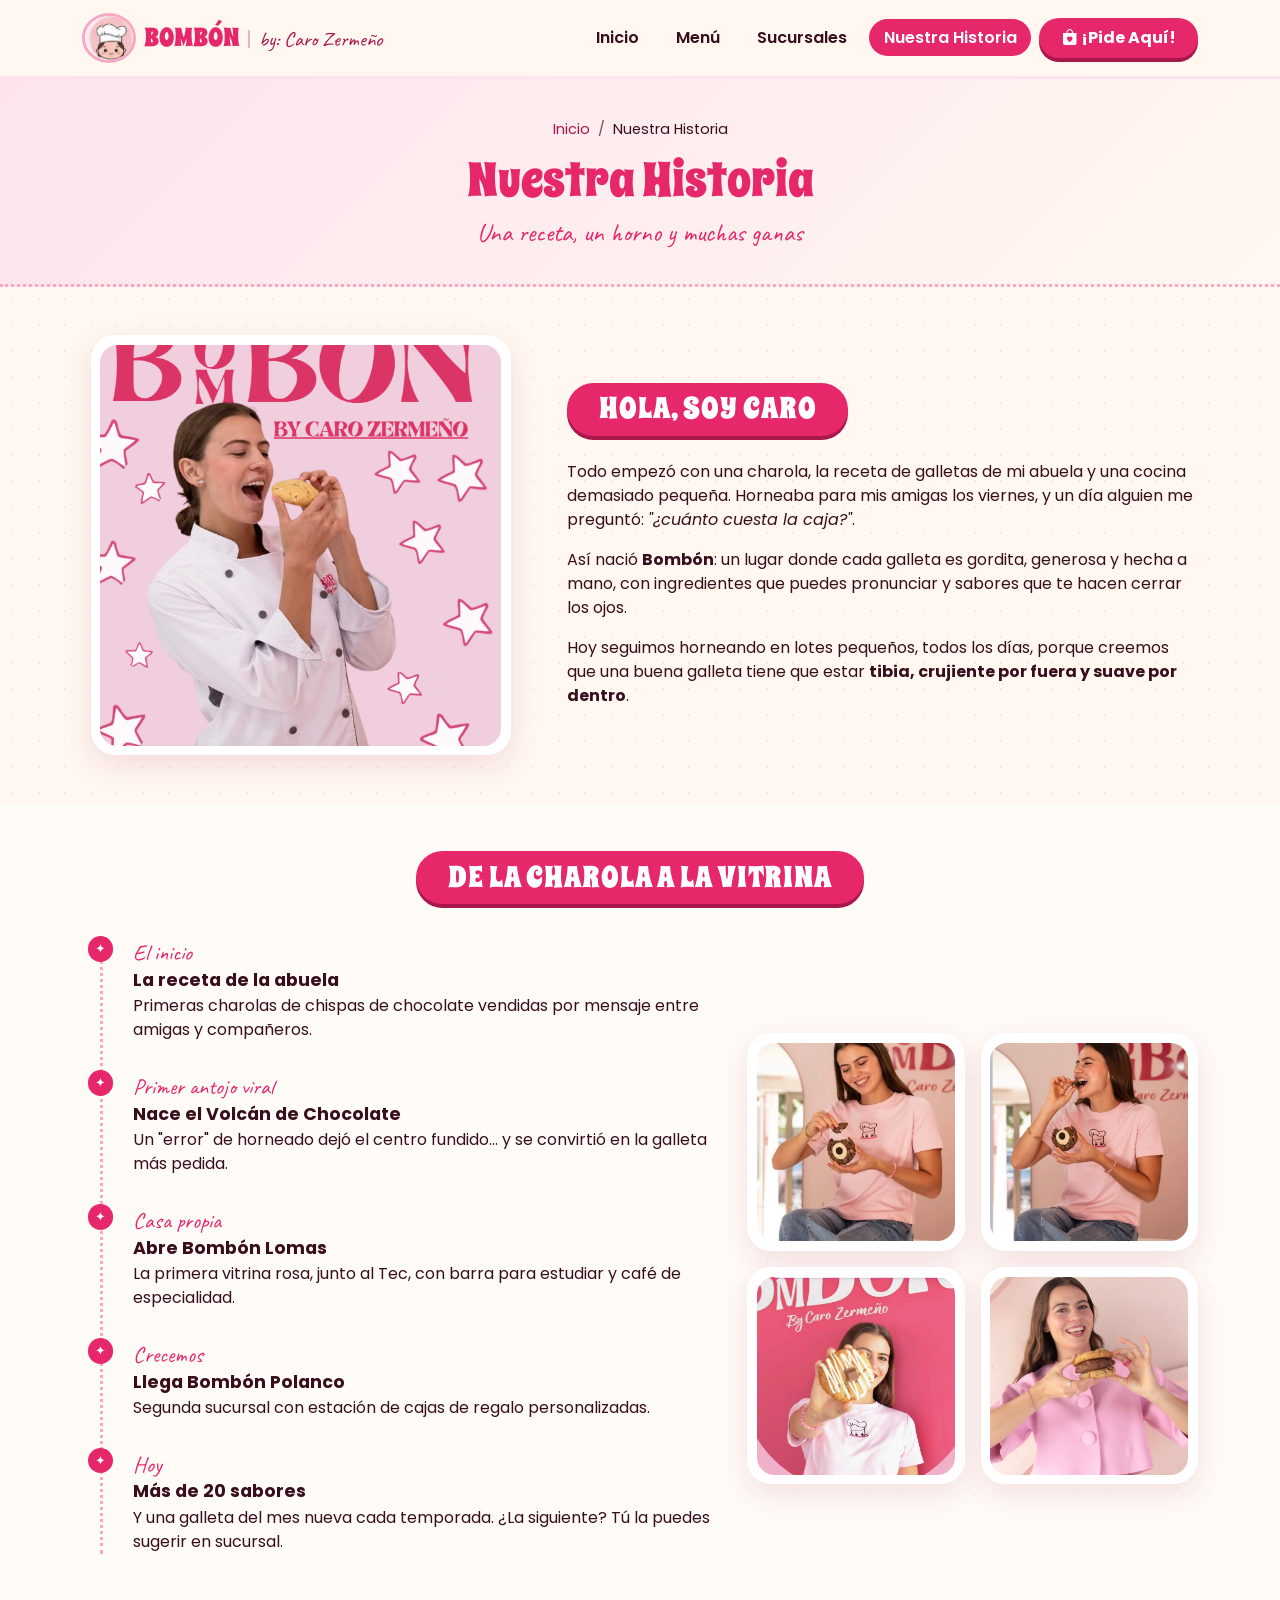
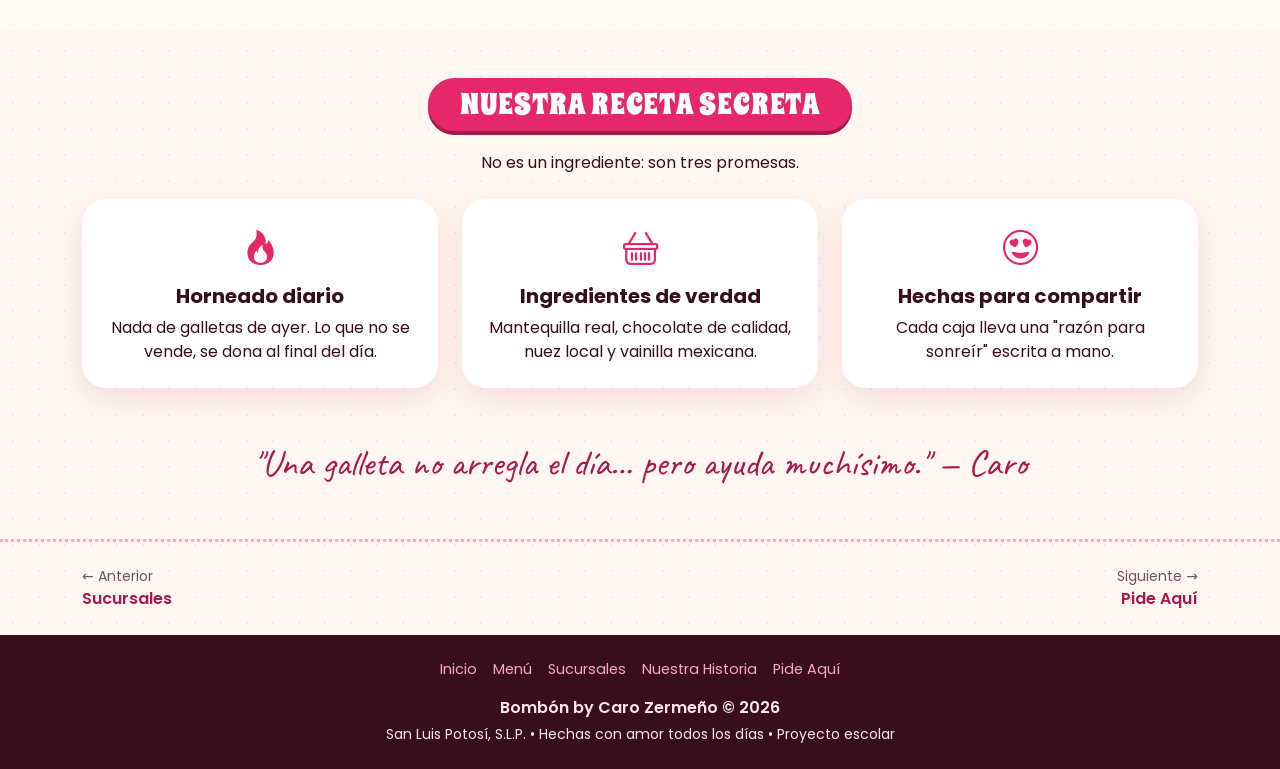
<file: paginas/nuestra-historia.html>
<!DOCTYPE html>
<html lang="es">
<head>
  <meta charset="UTF-8">
  <meta name="viewport" content="width=device-width, initial-scale=1.0">
  <meta name="description" content="La historia de Bombón by Caro Zermeño: de la cocina de casa a las galletas más dulces de San Luis Potosí.">
  <title>Bombón by Caro Zermeño | Nuestra Historia</title>
  <link rel="icon" href="../assets/img/comun/logo-chef-caro.png">

  <link rel="preconnect" href="https://fonts.googleapis.com">
  <link rel="preconnect" href="https://fonts.gstatic.com" crossorigin>
  <link href="https://fonts.googleapis.com/css2?family=Caveat:wght@600;700&family=Poppins:wght@400;500;600;700&family=Spicy+Rice&display=swap" rel="stylesheet">
  <link href="https://cdn.jsdelivr.net/npm/bootstrap@5.3.3/dist/css/bootstrap.min.css" rel="stylesheet" integrity="sha384-QWTKZyjpPEjISv5WaRU9OFeRpok6YctnYmDr5pNlyT2bRjXh0JMhjY6hW+ALEwIH" crossorigin="anonymous">
  <link rel="stylesheet" href="https://cdn.jsdelivr.net/npm/bootstrap-icons@1.11.3/font/bootstrap-icons.min.css">
  <link rel="stylesheet" href="../css/styles.css">
</head>
<body>
  <a class="visually-hidden-focusable skip-link" href="#contenido-principal">Saltar al contenido principal</a>

  <!-- ===================== ENCABEZADO GLOBAL ===================== -->
  <header class="site-header sticky-top">
    <nav class="navbar navbar-expand-lg" aria-label="Navegación principal">
      <div class="container">
        <a class="navbar-brand d-flex align-items-center gap-2" href="../index.html">
          <img src="../assets/img/comun/logo-chef-caro.png" alt="Logotipo de Bombón: ilustración de Caro con gorro de chef" width="54" height="54" class="brand-logo rounded-circle" data-fallback="Bombón">
          <span class="brand-title-wrap">
            <span class="brand-main">BOMBÓN</span>
            <span class="brand-divider" aria-hidden="true">|</span>
            <span class="brand-sub">by: Caro Zermeño</span>
          </span>
        </a>
        <button class="navbar-toggler custom-toggler" type="button" data-bs-toggle="collapse" data-bs-target="#menuPrincipal" aria-controls="menuPrincipal" aria-expanded="false" aria-label="Abrir menú de navegación">
          <span class="navbar-toggler-icon"></span>
        </button>
        <div class="collapse navbar-collapse justify-content-end" id="menuPrincipal">
          <ul class="navbar-nav align-items-lg-center gap-lg-2 mt-3 mt-lg-0">
            <li class="nav-item"><a class="nav-link" href="../index.html">Inicio</a></li>
            <li class="nav-item"><a class="nav-link" href="menu.html">Menú</a></li>
            <li class="nav-item"><a class="nav-link" href="sucursales.html">Sucursales</a></li>
            <li class="nav-item"><a class="nav-link active" aria-current="page" href="nuestra-historia.html">Nuestra Historia</a></li>
            <li class="nav-item mt-2 mt-lg-0"><a class="btn btn-bombon-cta" href="pide-aqui.html"><i class="bi bi-bag-heart-fill" aria-hidden="true"></i> ¡Pide Aquí!</a></li>
          </ul>
        </div>
      </div>
    </nav>
  </header>

  <!-- ===================== CONTENIDO PRINCIPAL ===================== -->
  <main id="contenido-principal">
    <section class="page-hero">
      <div class="container">
        <nav aria-label="Ruta de navegación">
          <ol class="breadcrumb">
            <li class="breadcrumb-item"><a href="../index.html">Inicio</a></li>
            <li class="breadcrumb-item active" aria-current="page">Nuestra Historia</li>
          </ol>
        </nav>
        <h1>Nuestra Historia</h1>
        <p class="text-script mb-0">Una receta, un horno y muchas ganas</p>
      </div>
    </section>

    <!-- QUIÉN ES CARO -->
    <section class="py-5" aria-labelledby="caro-titulo">
      <div class="container">
        <div class="row g-4 g-lg-5 align-items-center">
          <div class="col-12 col-md-5 reveal">
            <div class="photo-frame mx-auto" style="max-width: 420px;">
              <img src="../assets/img/historia/caro-chef-probando-galleta.png" alt="Caro Zermeño con filipina blanca de chef dando una mordida a una galleta, frente al logotipo de Bombón" data-fallback="Caro Zermeño">
            </div>
          </div>
          <div class="col-12 col-md-7 reveal">
            <h2 id="caro-titulo" class="pill-heading">HOLA, SOY CARO</h2>
            <p class="mt-3">Todo empezó con una charola, la receta de galletas de mi abuela y una cocina demasiado pequeña. Horneaba para mis amigas los viernes, y un día alguien me preguntó: <em>"¿cuánto cuesta la caja?"</em>.</p>
            <p>Así nació <strong>Bombón</strong>: un lugar donde cada galleta es gordita, generosa y hecha a mano, con ingredientes que puedes pronunciar y sabores que te hacen cerrar los ojos.</p>
            <p class="mb-0">Hoy seguimos horneando en lotes pequeños, todos los días, porque creemos que una buena galleta tiene que estar <strong>tibia, crujiente por fuera y suave por dentro</strong>.</p>
          </div>
        </div>
      </div>
    </section>

    <!-- LÍNEA DEL TIEMPO -->
    <section class="py-5 bg-white bg-opacity-50" aria-labelledby="linea-titulo">
      <div class="container">
        <div class="text-center mb-4">
          <h2 id="linea-titulo" class="pill-heading">DE LA CHAROLA A LA VITRINA</h2>
        </div>
        <div class="row g-4 align-items-center">
          <div class="col-12 col-lg-7">
            <ol class="timeline">
              <li class="reveal">
                <span class="year">El inicio</span>
                <h3>La receta de la abuela</h3>
                <p class="mb-0">Primeras charolas de chispas de chocolate vendidas por mensaje entre amigas y compañeros.</p>
              </li>
              <li class="reveal">
                <span class="year">Primer antojo viral</span>
                <h3>Nace el Volcán de Chocolate</h3>
                <p class="mb-0">Un "error" de horneado dejó el centro fundido… y se convirtió en la galleta más pedida.</p>
              </li>
              <li class="reveal">
                <span class="year">Casa propia</span>
                <h3>Abre Bombón Lomas</h3>
                <p class="mb-0">La primera vitrina rosa, junto al Tec, con barra para estudiar y café de especialidad.</p>
              </li>
              <li class="reveal">
                <span class="year">Crecemos</span>
                <h3>Llega Bombón Polanco</h3>
                <p class="mb-0">Segunda sucursal con estación de cajas de regalo personalizadas.</p>
              </li>
              <li class="reveal">
                <span class="year">Hoy</span>
                <h3>Más de 20 sabores</h3>
                <p class="mb-0">Y una galleta del mes nueva cada temporada. ¿La siguiente? Tú la puedes sugerir en sucursal.</p>
              </li>
            </ol>
          </div>
          <div class="col-12 col-lg-5">
            <div class="row g-3">
              <div class="col-6 reveal">
                <div class="photo-frame"><img src="../assets/img/historia/caro-galleta-rellena-sonrisa.png" alt="Caro sonriendo mientras parte una galleta rellena de chocolate con centro de crema" data-fallback="Galleta rellena"></div>
              </div>
              <div class="col-6 reveal">
                <div class="photo-frame"><img src="../assets/img/historia/caro-primera-mordida.png" alt="Caro dando una mordida a una galleta rellena dentro de la sucursal rosa de Bombón" data-fallback="Primera mordida"></div>
              </div>
              <div class="col-6 reveal">
                <div class="photo-frame"><img src="../assets/img/historia/caro-galleta-mural-rosa.png" alt="Caro mostrando a la cámara una galleta con chocolate blanco frente al mural rosa de Bombón" data-fallback="Mural Bombón"></div>
              </div>
              <div class="col-6 reveal">
                <div class="photo-frame"><img src="../assets/img/historia/caro-torre-tres-galletas.png" alt="Caro con saco rosa sosteniendo un sándwich de tres galletas" data-fallback="Torre de galletas"></div>
              </div>
            </div>
          </div>
        </div>
      </div>
    </section>

    <!-- VALORES -->
    <section class="py-5" aria-labelledby="valores-titulo">
      <div class="container">
        <div class="text-center mb-4">
          <h2 id="valores-titulo" class="pill-heading">NUESTRA RECETA SECRETA</h2>
          <p class="section-lead">No es un ingrediente: son tres promesas.</p>
        </div>
        <div class="row g-4">
          <div class="col-12 col-md-4 reveal">
            <div class="soft-card value-card">
              <i class="bi bi-fire" aria-hidden="true"></i>
              <h3 class="h5 fw-bold mt-2">Horneado diario</h3>
              <p class="mb-0">Nada de galletas de ayer. Lo que no se vende, se dona al final del día.</p>
            </div>
          </div>
          <div class="col-12 col-md-4 reveal">
            <div class="soft-card value-card">
              <i class="bi bi-basket" aria-hidden="true"></i>
              <h3 class="h5 fw-bold mt-2">Ingredientes de verdad</h3>
              <p class="mb-0">Mantequilla real, chocolate de calidad, nuez local y vainilla mexicana.</p>
            </div>
          </div>
          <div class="col-12 col-md-4 reveal">
            <div class="soft-card value-card">
              <i class="bi bi-emoji-heart-eyes" aria-hidden="true"></i>
              <h3 class="h5 fw-bold mt-2">Hechas para compartir</h3>
              <p class="mb-0">Cada caja lleva una "razón para sonreír" escrita a mano.</p>
            </div>
          </div>
        </div>

        <p class="quote-block mt-5 mb-0">"Una galleta no arregla el día… pero ayuda muchísimo." — Caro</p>
      </div>
    </section>

    <nav class="page-pager" aria-label="Páginas anterior y siguiente">
      <div class="container d-flex justify-content-between gap-3">
        <a href="sucursales.html"><small>← Anterior</small>Sucursales</a>
        <a href="pide-aqui.html" class="text-end"><small>Siguiente →</small>Pide Aquí</a>
      </div>
    </nav>
  </main>

  <!-- ===================== PIE DE PÁGINA GLOBAL ===================== -->
  <footer class="site-footer py-4 mt-auto">
    <div class="container text-center">
      <nav class="footer-nav d-flex flex-wrap justify-content-center gap-3 mb-3" aria-label="Navegación del pie de página">
        <a href="../index.html">Inicio</a>
        <a href="menu.html">Menú</a>
        <a href="sucursales.html">Sucursales</a>
        <a href="nuestra-historia.html">Nuestra Historia</a>
        <a href="pide-aqui.html">Pide Aquí</a>
      </nav>
      <p class="mb-1 fw-semibold">Bombón by Caro Zermeño &copy; <span id="anio-actual">2026</span></p>
      <p class="mb-0 small">San Luis Potosí, S.L.P. • Hechas con amor todos los días • Proyecto escolar</p>
    </div>
  </footer>

  <script src="https://cdn.jsdelivr.net/npm/bootstrap@5.3.3/dist/js/bootstrap.bundle.min.js" integrity="sha384-YvpcrYf0tY3lHB60NNkmXc5s9fDVZLESaAA55NDzOxhy9GkcIdslK1eN7N6jIeHz" crossorigin="anonymous"></script>
  <script src="../js/app.js"></script>
</body>
</html>
</file>
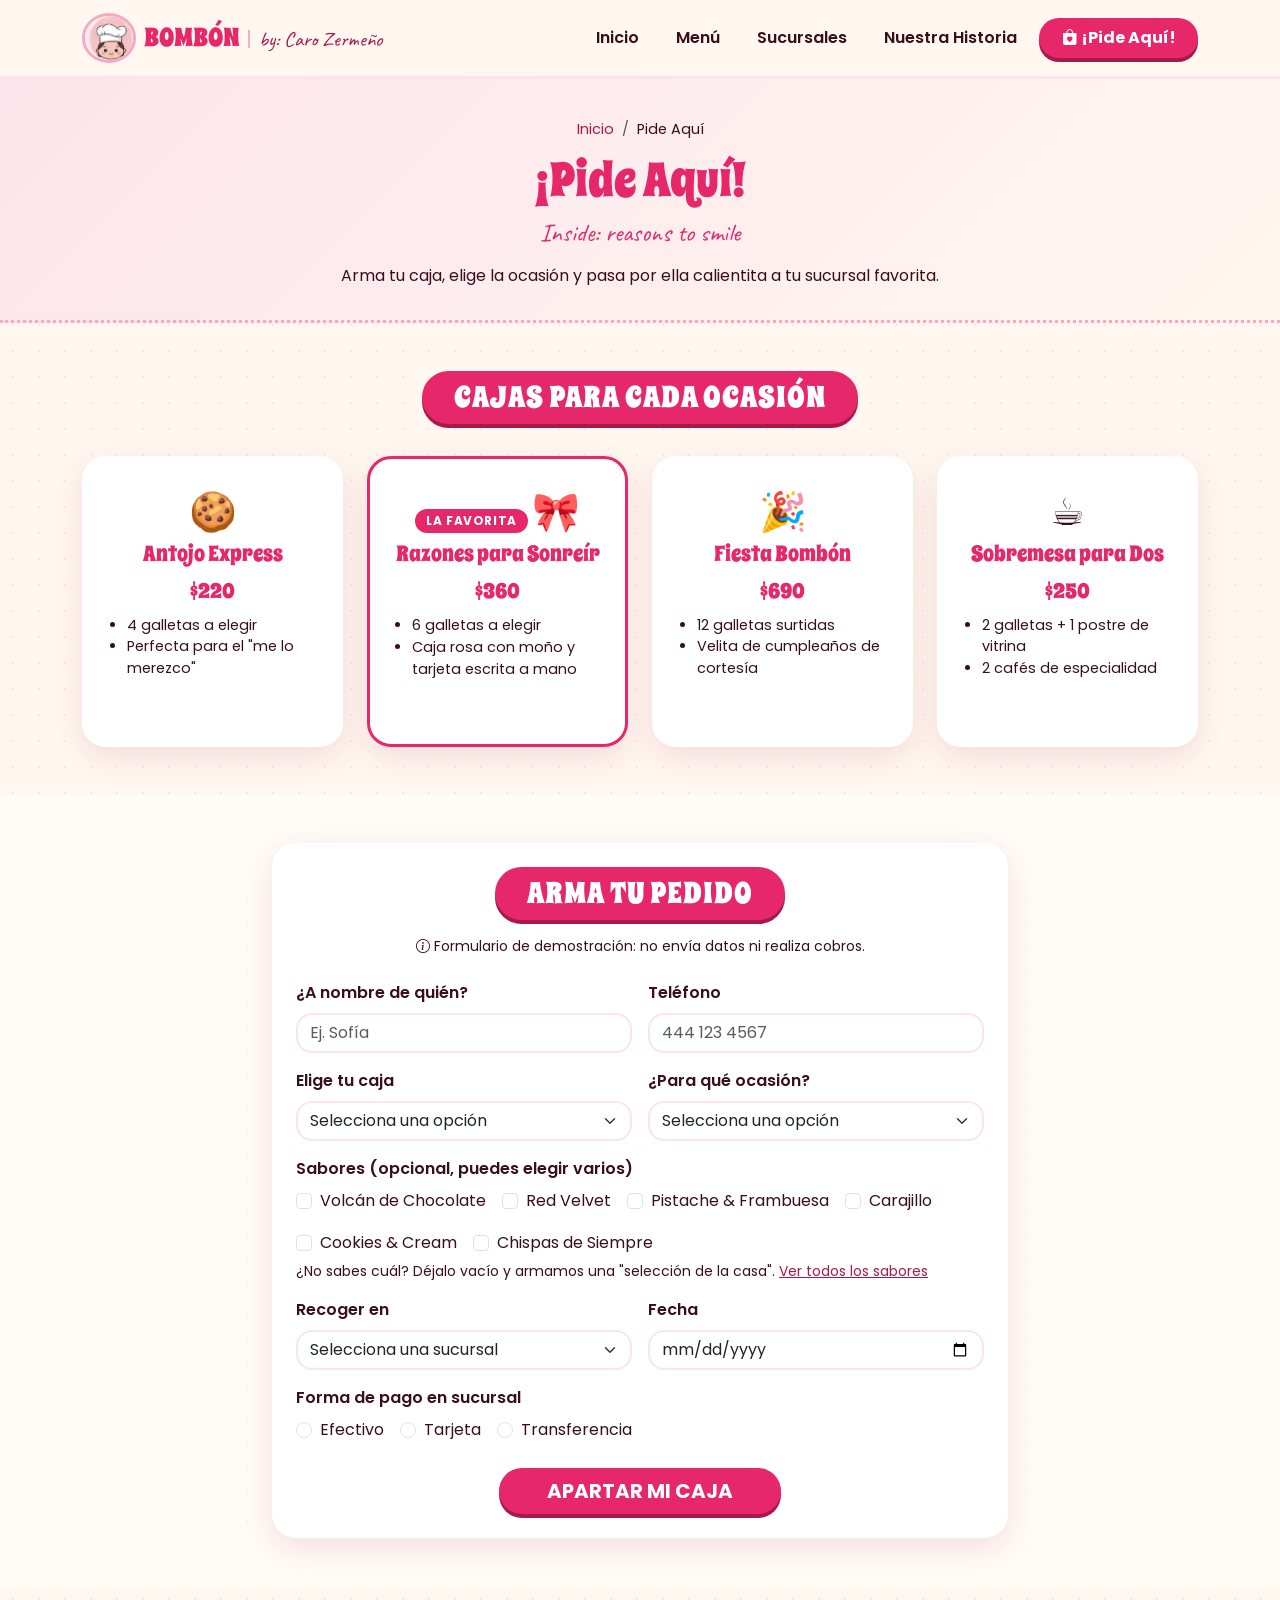
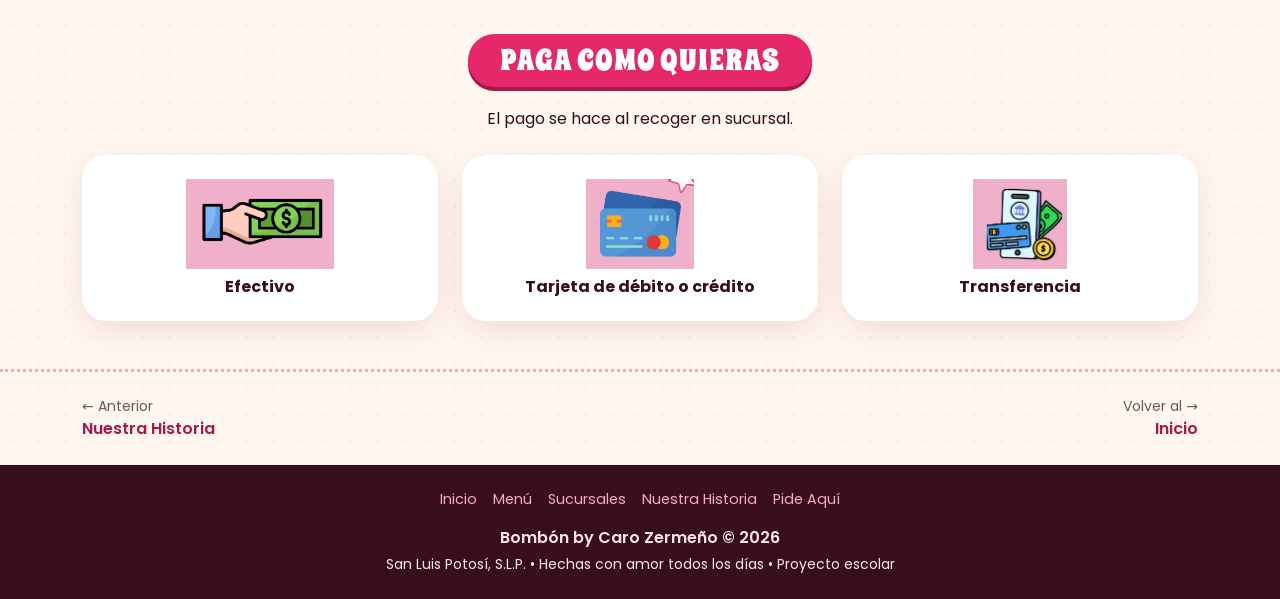
<file: paginas/pide-aqui.html>
<!DOCTYPE html>
<html lang="es">
<head>
  <meta charset="UTF-8">
  <meta name="viewport" content="width=device-width, initial-scale=1.0">
  <meta name="description" content="Pide tus galletas Bombón: cajas de 4, 6 y 12 piezas y combos para cada ocasión.">
  <title>Bombón by Caro Zermeño | Pide Aquí</title>
  <link rel="icon" href="../assets/img/comun/logo-chef-caro.png">

  <link rel="preconnect" href="https://fonts.googleapis.com">
  <link rel="preconnect" href="https://fonts.gstatic.com" crossorigin>
  <link href="https://fonts.googleapis.com/css2?family=Caveat:wght@600;700&family=Poppins:wght@400;500;600;700&family=Spicy+Rice&display=swap" rel="stylesheet">
  <link href="https://cdn.jsdelivr.net/npm/bootstrap@5.3.3/dist/css/bootstrap.min.css" rel="stylesheet" integrity="sha384-QWTKZyjpPEjISv5WaRU9OFeRpok6YctnYmDr5pNlyT2bRjXh0JMhjY6hW+ALEwIH" crossorigin="anonymous">
  <link rel="stylesheet" href="https://cdn.jsdelivr.net/npm/bootstrap-icons@1.11.3/font/bootstrap-icons.min.css">
  <link rel="stylesheet" href="../css/styles.css">
</head>
<body>
  <a class="visually-hidden-focusable skip-link" href="#contenido-principal">Saltar al contenido principal</a>

  <!-- ===================== ENCABEZADO GLOBAL ===================== -->
  <header class="site-header sticky-top">
    <nav class="navbar navbar-expand-lg" aria-label="Navegación principal">
      <div class="container">
        <a class="navbar-brand d-flex align-items-center gap-2" href="../index.html">
          <img src="../assets/img/comun/logo-chef-caro.png" alt="Logotipo de Bombón: ilustración de Caro con gorro de chef" width="54" height="54" class="brand-logo rounded-circle" data-fallback="Bombón">
          <span class="brand-title-wrap">
            <span class="brand-main">BOMBÓN</span>
            <span class="brand-divider" aria-hidden="true">|</span>
            <span class="brand-sub">by: Caro Zermeño</span>
          </span>
        </a>
        <button class="navbar-toggler custom-toggler" type="button" data-bs-toggle="collapse" data-bs-target="#menuPrincipal" aria-controls="menuPrincipal" aria-expanded="false" aria-label="Abrir menú de navegación">
          <span class="navbar-toggler-icon"></span>
        </button>
        <div class="collapse navbar-collapse justify-content-end" id="menuPrincipal">
          <ul class="navbar-nav align-items-lg-center gap-lg-2 mt-3 mt-lg-0">
            <li class="nav-item"><a class="nav-link" href="../index.html">Inicio</a></li>
            <li class="nav-item"><a class="nav-link" href="menu.html">Menú</a></li>
            <li class="nav-item"><a class="nav-link" href="sucursales.html">Sucursales</a></li>
            <li class="nav-item"><a class="nav-link" href="nuestra-historia.html">Nuestra Historia</a></li>
            <li class="nav-item mt-2 mt-lg-0"><a class="btn btn-bombon-cta" aria-current="page" href="pide-aqui.html"><i class="bi bi-bag-heart-fill" aria-hidden="true"></i> ¡Pide Aquí!</a></li>
          </ul>
        </div>
      </div>
    </nav>
  </header>

  <!-- ===================== CONTENIDO PRINCIPAL ===================== -->
  <main id="contenido-principal">
    <section class="page-hero">
      <div class="container">
        <nav aria-label="Ruta de navegación">
          <ol class="breadcrumb">
            <li class="breadcrumb-item"><a href="../index.html">Inicio</a></li>
            <li class="breadcrumb-item active" aria-current="page">Pide Aquí</li>
          </ol>
        </nav>
        <h1>¡Pide Aquí!</h1>
        <p class="text-script mb-1">Inside: reasons to smile</p>
        <p class="section-lead">Arma tu caja, elige la ocasión y pasa por ella calientita a tu sucursal favorita.</p>
      </div>
    </section>

    <!-- COMBOS POR OCASIÓN -->
    <section class="py-5" aria-labelledby="combos-titulo">
      <div class="container">
        <div class="text-center mb-4">
          <h2 id="combos-titulo" class="pill-heading">CAJAS PARA CADA OCASIÓN</h2>
        </div>
        <div class="row g-4">
          <div class="col-12 col-sm-6 col-lg-3 reveal">
            <article class="soft-card combo-card" tabindex="0" role="button" data-combo="Antojo Express (4 pzas)" aria-label="Elegir la caja Antojo Express">
              <div class="combo-emoji" aria-hidden="true">🍪</div>
              <h3>Antojo Express</h3>
              <p class="price mb-2">$220</p>
              <ul>
                <li>4 galletas a elegir</li>
                <li>Perfecta para el "me lo merezco"</li>
              </ul>
              <span class="combo-check" aria-hidden="true"><i class="bi bi-check-lg"></i></span>
              <span class="combo-hint" aria-hidden="true">¡Elegir esta caja! 👆</span>
            </article>
          </div>
          <div class="col-12 col-sm-6 col-lg-3 reveal">
            <article class="soft-card combo-card featured" tabindex="0" role="button" data-combo="Razones para Sonreír (6 pzas)" aria-label="Elegir la caja Razones para Sonreír">
              <span class="tag tag-hot mb-2">La favorita</span>
              <div class="combo-emoji" aria-hidden="true">🎀</div>
              <h3>Razones para Sonreír</h3>
              <p class="price mb-2">$360</p>
              <ul>
                <li>6 galletas a elegir</li>
                <li>Caja rosa con moño y tarjeta escrita a mano</li>
              </ul>
              <span class="combo-check" aria-hidden="true"><i class="bi bi-check-lg"></i></span>
              <span class="combo-hint" aria-hidden="true">¡Elegir esta caja! 👆</span>
            </article>
          </div>
          <div class="col-12 col-sm-6 col-lg-3 reveal">
            <article class="soft-card combo-card" tabindex="0" role="button" data-combo="Fiesta Bombón (12 pzas)" aria-label="Elegir la caja Fiesta Bombón">
              <div class="combo-emoji" aria-hidden="true">🎉</div>
              <h3>Fiesta Bombón</h3>
              <p class="price mb-2">$690</p>
              <ul>
                <li>12 galletas surtidas</li>
                <li>Velita de cumpleaños de cortesía</li>
              </ul>
              <span class="combo-check" aria-hidden="true"><i class="bi bi-check-lg"></i></span>
              <span class="combo-hint" aria-hidden="true">¡Elegir esta caja! 👆</span>
            </article>
          </div>
          <div class="col-12 col-sm-6 col-lg-3 reveal">
            <article class="soft-card combo-card" tabindex="0" role="button" data-combo="Sobremesa para Dos" aria-label="Elegir la caja Sobremesa para Dos">
              <div class="combo-emoji" aria-hidden="true">☕</div>
              <h3>Sobremesa para Dos</h3>
              <p class="price mb-2">$250</p>
              <ul>
                <li>2 galletas + 1 postre de vitrina</li>
                <li>2 cafés de especialidad</li>
              </ul>
              <span class="combo-check" aria-hidden="true"><i class="bi bi-check-lg"></i></span>
              <span class="combo-hint" aria-hidden="true">¡Elegir esta caja! 👆</span>
            </article>
          </div>
        </div>
      </div>
    </section>

    <!-- FORMULARIO DE PEDIDO (DEMOSTRATIVO) -->
    <section class="py-5 bg-white bg-opacity-50" aria-labelledby="form-titulo">
      <div class="container">
        <div class="row g-4 justify-content-center">
          <div class="col-12 col-lg-8">
            <div class="soft-card">
              <div class="text-center mb-4">
                <h2 id="form-titulo" class="pill-heading">ARMA TU PEDIDO</h2>
                <p class="small mt-2 mb-0"><i class="bi bi-info-circle" aria-hidden="true"></i> Formulario de demostración: no envía datos ni realiza cobros.</p>
              </div>

              <form id="form-pedido" class="order-form needs-validation" novalidate>
                <div class="row g-3">
                  <div class="col-12 col-md-6">
                    <label for="nombre" class="form-label fw-semibold">¿A nombre de quién?</label>
                    <input type="text" class="form-control" id="nombre" name="nombre" placeholder="Ej. Sofía" required>
                    <div class="invalid-feedback">Escribe tu nombre para apartar tu caja.</div>
                  </div>
                  <div class="col-12 col-md-6">
                    <label for="telefono" class="form-label fw-semibold">Teléfono</label>
                    <input type="tel" class="form-control" id="telefono" name="telefono" placeholder="444 123 4567" pattern="[0-9 ]{10,14}" required>
                    <div class="invalid-feedback">Escribe un teléfono de 10 dígitos.</div>
                  </div>

                  <div class="col-12 col-md-6">
                    <label for="combo" class="form-label fw-semibold">Elige tu caja</label>
                    <select class="form-select" id="combo" name="combo" required>
                      <option value="" selected disabled>Selecciona una opción</option>
                      <option>Antojo Express (4 pzas)</option>
                      <option>Razones para Sonreír (6 pzas)</option>
                      <option>Fiesta Bombón (12 pzas)</option>
                      <option>Sobremesa para Dos</option>
                    </select>
                    <div class="invalid-feedback">Elige una caja.</div>
                  </div>
                  <div class="col-12 col-md-6">
                    <label for="ocasion" class="form-label fw-semibold">¿Para qué ocasión?</label>
                    <select class="form-select" id="ocasion" name="ocasion" required>
                      <option value="" selected disabled>Selecciona una opción</option>
                      <option>Cumpleaños</option>
                      <option>Aniversario</option>
                      <option>Agradecimiento</option>
                      <option>Oficina / junta</option>
                      <option>Porque sí 💖</option>
                    </select>
                    <div class="invalid-feedback">Cuéntanos la ocasión.</div>
                  </div>

                  <fieldset class="col-12">
                    <legend class="form-label fw-semibold fs-6">Sabores (opcional, puedes elegir varios)</legend>
                    <div class="d-flex flex-wrap gap-3">
                      <div class="form-check"><input class="form-check-input" type="checkbox" name="sabores" value="Volcán de Chocolate" id="s1"><label class="form-check-label" for="s1">Volcán de Chocolate</label></div>
                      <div class="form-check"><input class="form-check-input" type="checkbox" name="sabores" value="Red Velvet" id="s2"><label class="form-check-label" for="s2">Red Velvet</label></div>
                      <div class="form-check"><input class="form-check-input" type="checkbox" name="sabores" value="Pistache &amp; Frambuesa" id="s3"><label class="form-check-label" for="s3">Pistache &amp; Frambuesa</label></div>
                      <div class="form-check"><input class="form-check-input" type="checkbox" name="sabores" value="Carajillo" id="s4"><label class="form-check-label" for="s4">Carajillo</label></div>
                      <div class="form-check"><input class="form-check-input" type="checkbox" name="sabores" value="Cookies &amp; Cream" id="s5"><label class="form-check-label" for="s5">Cookies &amp; Cream</label></div>
                      <div class="form-check"><input class="form-check-input" type="checkbox" name="sabores" value="Chispas de Siempre" id="s6"><label class="form-check-label" for="s6">Chispas de Siempre</label></div>
                    </div>
                    <p class="small mb-0 mt-1">¿No sabes cuál? Déjalo vacío y armamos una "selección de la casa". <a href="menu.html">Ver todos los sabores</a></p>
                  </fieldset>

                  <div class="col-12 col-md-6">
                    <label for="sucursal" class="form-label fw-semibold">Recoger en</label>
                    <select class="form-select" id="sucursal" name="sucursal" required>
                      <option value="" selected disabled>Selecciona una sucursal</option>
                      <option>Bombón Lomas</option>
                      <option>Bombón Polanco</option>
                    </select>
                    <div class="invalid-feedback">Elige dónde recoger.</div>
                  </div>
                  <div class="col-12 col-md-6">
                    <label for="fecha" class="form-label fw-semibold">Fecha</label>
                    <input type="date" class="form-control" id="fecha" name="fecha" required>
                    <div class="invalid-feedback">Elige una fecha.</div>
                  </div>

                  <fieldset class="col-12">
                    <legend class="form-label fw-semibold fs-6">Forma de pago en sucursal</legend>
                    <div class="d-flex flex-wrap gap-3">
                      <div class="form-check"><input class="form-check-input" type="radio" name="pago" id="p1" value="Efectivo" required><label class="form-check-label" for="p1">Efectivo</label></div>
                      <div class="form-check"><input class="form-check-input" type="radio" name="pago" id="p2" value="Tarjeta"><label class="form-check-label" for="p2">Tarjeta</label></div>
                      <div class="form-check"><input class="form-check-input" type="radio" name="pago" id="p3" value="Transferencia"><label class="form-check-label" for="p3">Transferencia</label></div>
                    </div>
                  </fieldset>

                  <div class="col-12 text-center mt-4">
                    <button type="submit" class="btn btn-bombon-primary btn-lg px-5">APARTAR MI CAJA</button>
                  </div>
                </div>
              </form>

              <!-- Resumen generado por js/app.js -->
              <div id="resumen-pedido" class="order-summary mt-4" role="status" aria-live="polite" hidden></div>
            </div>
          </div>
        </div>
      </div>
    </section>

    <!-- MÉTODOS DE PAGO -->
    <section class="py-5" aria-labelledby="pago-titulo">
      <div class="container">
        <div class="text-center mb-4">
          <h2 id="pago-titulo" class="pill-heading">PAGA COMO QUIERAS</h2>
          <p class="section-lead">El pago se hace al recoger en sucursal.</p>
        </div>
        <div class="row g-4 justify-content-center">
          <div class="col-12 col-sm-4 reveal">
            <div class="soft-card payment-card text-center h-100">
              <img src="../assets/img/pide-aqui/pago-efectivo.png" alt="Ilustración de billetes y monedas para pago en efectivo" data-fallback="Efectivo">
              <h3 class="h6 fw-bold mb-0">Efectivo</h3>
            </div>
          </div>
          <div class="col-12 col-sm-4 reveal">
            <div class="soft-card payment-card text-center h-100">
              <img src="../assets/img/pide-aqui/pago-tarjeta.png" alt="Ilustración de tarjeta bancaria para pago con tarjeta de débito o crédito" data-fallback="Tarjeta">
              <h3 class="h6 fw-bold mb-0">Tarjeta de débito o crédito</h3>
            </div>
          </div>
          <div class="col-12 col-sm-4 reveal">
            <div class="soft-card payment-card text-center h-100">
              <img src="../assets/img/pide-aqui/pago-transferencia.png" alt="Ilustración de teléfono con app bancaria para pago por transferencia" data-fallback="Transferencia">
              <h3 class="h6 fw-bold mb-0">Transferencia</h3>
            </div>
          </div>
        </div>
      </div>
    </section>

    <nav class="page-pager" aria-label="Páginas anterior y siguiente">
      <div class="container d-flex justify-content-between gap-3">
        <a href="nuestra-historia.html"><small>← Anterior</small>Nuestra Historia</a>
        <a href="../index.html" class="text-end"><small>Volver al →</small>Inicio</a>
      </div>
    </nav>
  </main>

  <!-- ===================== PIE DE PÁGINA GLOBAL ===================== -->
  <footer class="site-footer py-4 mt-auto">
    <div class="container text-center">
      <nav class="footer-nav d-flex flex-wrap justify-content-center gap-3 mb-3" aria-label="Navegación del pie de página">
        <a href="../index.html">Inicio</a>
        <a href="menu.html">Menú</a>
        <a href="sucursales.html">Sucursales</a>
        <a href="nuestra-historia.html">Nuestra Historia</a>
        <a href="pide-aqui.html">Pide Aquí</a>
      </nav>
      <p class="mb-1 fw-semibold">Bombón by Caro Zermeño &copy; <span id="anio-actual">2026</span></p>
      <p class="mb-0 small">San Luis Potosí, S.L.P. • Hechas con amor todos los días • Proyecto escolar</p>
    </div>
  </footer>

  <script src="https://cdn.jsdelivr.net/npm/bootstrap@5.3.3/dist/js/bootstrap.bundle.min.js" integrity="sha384-YvpcrYf0tY3lHB60NNkmXc5s9fDVZLESaAA55NDzOxhy9GkcIdslK1eN7N6jIeHz" crossorigin="anonymous"></script>
  <script src="../js/app.js"></script>
</body>
</html>
</file>
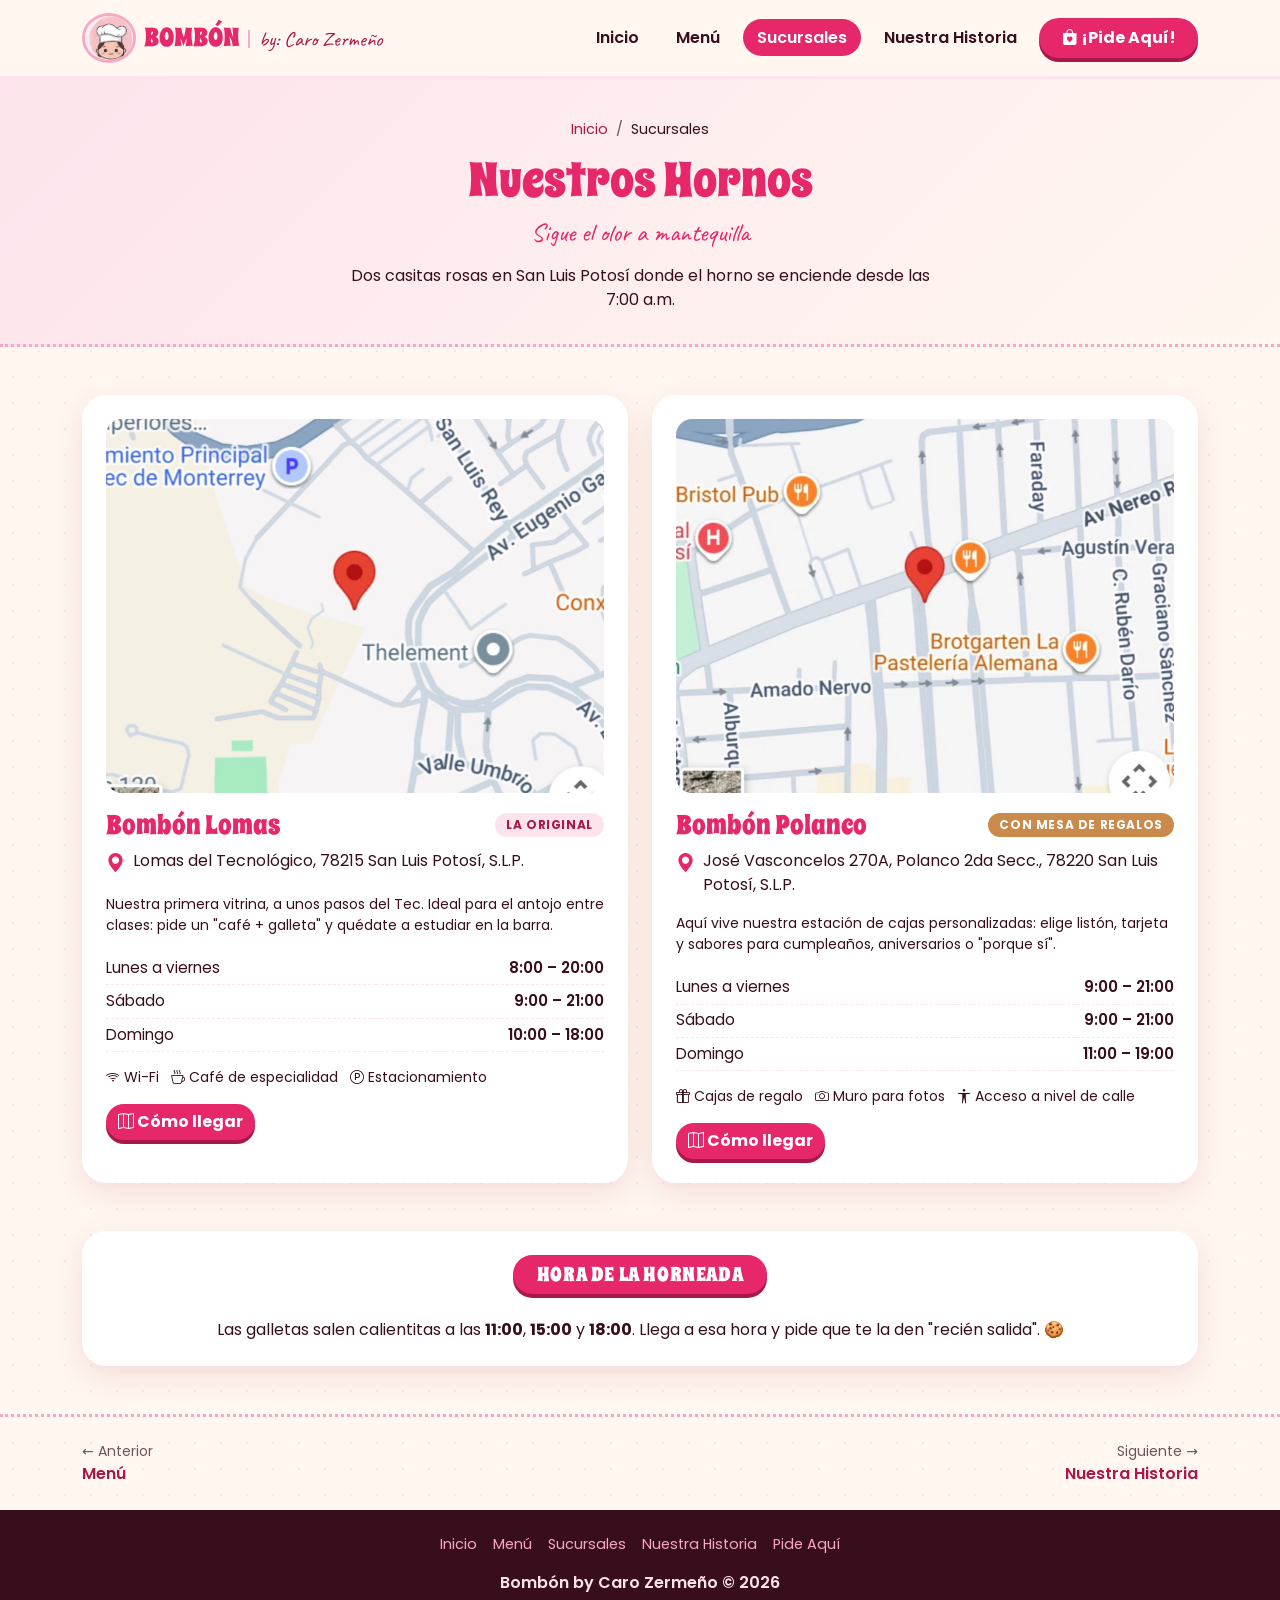
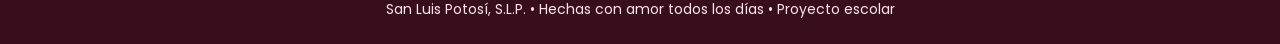
<file: paginas/sucursales.html>
<!DOCTYPE html>
<html lang="es">
<head>
  <meta charset="UTF-8">
  <meta name="viewport" content="width=device-width, initial-scale=1.0">
  <meta name="description" content="Sucursales de Bombón by Caro Zermeño en San Luis Potosí: Lomas del Tecnológico y Polanco. Horarios y ubicación.">
  <title>Bombón by Caro Zermeño | Sucursales</title>
  <link rel="icon" href="../assets/img/comun/logo-chef-caro.png">

  <link rel="preconnect" href="https://fonts.googleapis.com">
  <link rel="preconnect" href="https://fonts.gstatic.com" crossorigin>
  <link href="https://fonts.googleapis.com/css2?family=Caveat:wght@600;700&family=Poppins:wght@400;500;600;700&family=Spicy+Rice&display=swap" rel="stylesheet">
  <link href="https://cdn.jsdelivr.net/npm/bootstrap@5.3.3/dist/css/bootstrap.min.css" rel="stylesheet" integrity="sha384-QWTKZyjpPEjISv5WaRU9OFeRpok6YctnYmDr5pNlyT2bRjXh0JMhjY6hW+ALEwIH" crossorigin="anonymous">
  <link rel="stylesheet" href="https://cdn.jsdelivr.net/npm/bootstrap-icons@1.11.3/font/bootstrap-icons.min.css">
  <link rel="stylesheet" href="../css/styles.css">
</head>
<body>
  <a class="visually-hidden-focusable skip-link" href="#contenido-principal">Saltar al contenido principal</a>

  <!-- ===================== ENCABEZADO GLOBAL ===================== -->
  <header class="site-header sticky-top">
    <nav class="navbar navbar-expand-lg" aria-label="Navegación principal">
      <div class="container">
        <a class="navbar-brand d-flex align-items-center gap-2" href="../index.html">
          <img src="../assets/img/comun/logo-chef-caro.png" alt="Logotipo de Bombón: ilustración de Caro con gorro de chef" width="54" height="54" class="brand-logo rounded-circle" data-fallback="Bombón">
          <span class="brand-title-wrap">
            <span class="brand-main">BOMBÓN</span>
            <span class="brand-divider" aria-hidden="true">|</span>
            <span class="brand-sub">by: Caro Zermeño</span>
          </span>
        </a>
        <button class="navbar-toggler custom-toggler" type="button" data-bs-toggle="collapse" data-bs-target="#menuPrincipal" aria-controls="menuPrincipal" aria-expanded="false" aria-label="Abrir menú de navegación">
          <span class="navbar-toggler-icon"></span>
        </button>
        <div class="collapse navbar-collapse justify-content-end" id="menuPrincipal">
          <ul class="navbar-nav align-items-lg-center gap-lg-2 mt-3 mt-lg-0">
            <li class="nav-item"><a class="nav-link" href="../index.html">Inicio</a></li>
            <li class="nav-item"><a class="nav-link" href="menu.html">Menú</a></li>
            <li class="nav-item"><a class="nav-link active" aria-current="page" href="sucursales.html">Sucursales</a></li>
            <li class="nav-item"><a class="nav-link" href="nuestra-historia.html">Nuestra Historia</a></li>
            <li class="nav-item mt-2 mt-lg-0"><a class="btn btn-bombon-cta" href="pide-aqui.html"><i class="bi bi-bag-heart-fill" aria-hidden="true"></i> ¡Pide Aquí!</a></li>
          </ul>
        </div>
      </div>
    </nav>
  </header>

  <!-- ===================== CONTENIDO PRINCIPAL ===================== -->
  <main id="contenido-principal">
    <section class="page-hero">
      <div class="container">
        <nav aria-label="Ruta de navegación">
          <ol class="breadcrumb">
            <li class="breadcrumb-item"><a href="../index.html">Inicio</a></li>
            <li class="breadcrumb-item active" aria-current="page">Sucursales</li>
          </ol>
        </nav>
        <h1>Nuestros Hornos</h1>
        <p class="text-script mb-1">Sigue el olor a mantequilla</p>
        <p class="section-lead">Dos casitas rosas en San Luis Potosí donde el horno se enciende desde las 7:00&nbsp;a.m.</p>
      </div>
    </section>

    <section class="py-5" aria-label="Lista de sucursales">
      <div class="container">
        <div class="row g-4">
          <!-- Sucursal Lomas -->
          <div class="col-12 col-lg-6 reveal">
            <article class="soft-card branch-card h-100">
              <img src="../assets/img/sucursales/mapa-lomas-del-tecnologico.png" alt="Mapa de ubicación de la sucursal Bombón en Lomas del Tecnológico, San Luis Potosí" data-fallback="Mapa Lomas">
              <div class="d-flex justify-content-between align-items-center mt-3">
                <h2 class="mb-0">Bombón Lomas</h2>
                <span class="tag">La original</span>
              </div>
              <p class="d-flex gap-2 mt-2"><i class="bi bi-geo-alt-fill location-icon" aria-hidden="true"></i> Lomas del Tecnológico, 78215 San Luis Potosí, S.L.P.</p>
              <p class="small">Nuestra primera vitrina, a unos pasos del Tec. Ideal para el antojo entre clases: pide un "café + galleta" y quédate a estudiar en la barra.</p>
              <table class="schedule-table mb-3">
                <caption class="visually-hidden">Horario de Bombón Lomas</caption>
                <tbody>
                  <tr><td>Lunes a viernes</td><td>8:00 – 20:00</td></tr>
                  <tr><td>Sábado</td><td>9:00 – 21:00</td></tr>
                  <tr><td>Domingo</td><td>10:00 – 18:00</td></tr>
                </tbody>
              </table>
              <ul class="list-inline small mb-3">
                <li class="list-inline-item"><i class="bi bi-wifi" aria-hidden="true"></i> Wi-Fi</li>
                <li class="list-inline-item"><i class="bi bi-cup-hot" aria-hidden="true"></i> Café de especialidad</li>
                <li class="list-inline-item"><i class="bi bi-p-circle" aria-hidden="true"></i> Estacionamiento</li>
              </ul>
              <a class="btn btn-bombon-primary" href="https://www.google.com/maps/search/?api=1&amp;query=Lomas+del+Tecnologico+78215+San+Luis+Potosi" target="_blank" rel="noopener noreferrer">
                <i class="bi bi-map" aria-hidden="true"></i> Cómo llegar
              </a>
            </article>
          </div>

          <!-- Sucursal Polanco -->
          <div class="col-12 col-lg-6 reveal">
            <article class="soft-card branch-card h-100">
              <img src="../assets/img/sucursales/mapa-polanco.png" alt="Mapa de ubicación de la sucursal Bombón en José Vasconcelos 270A, Polanco, San Luis Potosí" data-fallback="Mapa Polanco">
              <div class="d-flex justify-content-between align-items-center mt-3">
                <h2 class="mb-0">Bombón Polanco</h2>
                <span class="tag tag-new">Con mesa de regalos</span>
              </div>
              <p class="d-flex gap-2 mt-2"><i class="bi bi-geo-alt-fill location-icon" aria-hidden="true"></i> José Vasconcelos 270A, Polanco 2da Secc., 78220 San Luis Potosí, S.L.P.</p>
              <p class="small">Aquí vive nuestra estación de cajas personalizadas: elige listón, tarjeta y sabores para cumpleaños, aniversarios o "porque sí".</p>
              <table class="schedule-table mb-3">
                <caption class="visually-hidden">Horario de Bombón Polanco</caption>
                <tbody>
                  <tr><td>Lunes a viernes</td><td>9:00 – 21:00</td></tr>
                  <tr><td>Sábado</td><td>9:00 – 21:00</td></tr>
                  <tr><td>Domingo</td><td>11:00 – 19:00</td></tr>
                </tbody>
              </table>
              <ul class="list-inline small mb-3">
                <li class="list-inline-item"><i class="bi bi-gift" aria-hidden="true"></i> Cajas de regalo</li>
                <li class="list-inline-item"><i class="bi bi-camera" aria-hidden="true"></i> Muro para fotos</li>
                <li class="list-inline-item"><i class="bi bi-universal-access" aria-hidden="true"></i> Acceso a nivel de calle</li>
              </ul>
              <a class="btn btn-bombon-primary" href="https://www.google.com/maps/search/?api=1&amp;query=Jose+Vasconcelos+270A+Polanco+San+Luis+Potosi" target="_blank" rel="noopener noreferrer">
                <i class="bi bi-map" aria-hidden="true"></i> Cómo llegar
              </a>
            </article>
          </div>
        </div>

        <!-- Aviso de horneadas -->
        <div class="soft-card text-center mt-5 reveal">
          <h2 class="pill-heading pill-heading-sm">HORA DE LA HORNEADA</h2>
          <p class="mt-3 mb-0">Las galletas salen calientitas a las <strong>11:00</strong>, <strong>15:00</strong> y <strong>18:00</strong>. Llega a esa hora y pide que te la den "recién salida". 🍪</p>
        </div>
      </div>
    </section>

    <nav class="page-pager" aria-label="Páginas anterior y siguiente">
      <div class="container d-flex justify-content-between gap-3">
        <a href="menu.html"><small>← Anterior</small>Menú</a>
        <a href="nuestra-historia.html" class="text-end"><small>Siguiente →</small>Nuestra Historia</a>
      </div>
    </nav>
  </main>

  <!-- ===================== PIE DE PÁGINA GLOBAL ===================== -->
  <footer class="site-footer py-4 mt-auto">
    <div class="container text-center">
      <nav class="footer-nav d-flex flex-wrap justify-content-center gap-3 mb-3" aria-label="Navegación del pie de página">
        <a href="../index.html">Inicio</a>
        <a href="menu.html">Menú</a>
        <a href="sucursales.html">Sucursales</a>
        <a href="nuestra-historia.html">Nuestra Historia</a>
        <a href="pide-aqui.html">Pide Aquí</a>
      </nav>
      <p class="mb-1 fw-semibold">Bombón by Caro Zermeño &copy; <span id="anio-actual">2026</span></p>
      <p class="mb-0 small">San Luis Potosí, S.L.P. • Hechas con amor todos los días • Proyecto escolar</p>
    </div>
  </footer>

  <script src="https://cdn.jsdelivr.net/npm/bootstrap@5.3.3/dist/js/bootstrap.bundle.min.js" integrity="sha384-YvpcrYf0tY3lHB60NNkmXc5s9fDVZLESaAA55NDzOxhy9GkcIdslK1eN7N6jIeHz" crossorigin="anonymous"></script>
  <script src="../js/app.js"></script>
</body>
</html>
</file>
<file: css/styles.css>
/* =========================================================
   BOMBÓN BY CARO ZERMEÑO - HOJA DE ESTILOS GLOBAL
   Índice:
   1. Variables (paleta, tipografías, radios)
   2. Base y utilidades
   3. Encabezado y navegación
   4. Componentes compartidos (píldoras, botones, marcos)
   5. Inicio (index.html)
   6. Subpáginas (encabezado de página, migas, navegación inferior)
   7. Menú
   8. Sucursales
   9. Nuestra historia
   10. Pide aquí
   11. Pie de página
   12. Animaciones
   ========================================================= */

/* 1. VARIABLES ------------------------------------------- */
:root {
  --color-primary: #e6286b;      /* Rosa Bombón */
  --color-primary-dark: #a8184b; /* Frambuesa */
  --color-secondary: #f7a8c4;    /* Rosa algodón */
  --color-cream: #fff7f0;        /* Crema de mantequilla */
  --color-blush: #fde4ec;        /* Rubor */
  --color-cocoa: #380e1d;        /* Cacao oscuro (texto) */
  --color-caramel: #c98a4b;      /* Caramelo */
  --color-white: #ffffff;

  --font-display: 'Spicy Rice', cursive;
  --font-script: 'Caveat', cursive;
  --font-body: 'Poppins', system-ui, sans-serif;

  --radius-pill: 999px;
  --radius-card: 1.5rem;
  --shadow-soft: 0 10px 30px rgba(168, 24, 75, 0.12);
}

/* 2. BASE ------------------------------------------------- */
html { scroll-behavior: smooth; }

body {
  font-family: var(--font-body);
  color: var(--color-cocoa);
  background-color: var(--color-cream);
  background-image: radial-gradient(var(--color-blush) 1.5px, transparent 1.5px);
  background-size: 26px 26px;
  min-height: 100vh;
  display: flex;
  flex-direction: column;
}

main { flex: 1; }

img { max-width: 100%; height: auto; }

a { color: var(--color-primary-dark); }

.skip-link {
  position: absolute;
  top: 0.5rem;
  left: 0.5rem;
  z-index: 2000;
  background: var(--color-cocoa);
  color: var(--color-white);
  padding: 0.5rem 1rem;
  border-radius: var(--radius-pill);
}

.text-script {
  font-family: var(--font-script);
  color: var(--color-primary);
  font-size: 1.6rem;
}

.section-divider {
  border: 0;
  border-top: 3px dotted var(--color-secondary);
  opacity: 1;
}

/* 3. ENCABEZADO -------------------------------------------- */
.site-header {
  background-color: rgba(255, 247, 240, 0.95);
  backdrop-filter: blur(6px);
  border-bottom: 3px solid var(--color-blush);
}

.brand-logo {
  object-fit: cover;
  border: 3px solid var(--color-secondary);
  background: var(--color-blush);
}

.brand-title-wrap { display: flex; align-items: baseline; gap: 0.4rem; }
.brand-main { font-family: var(--font-display); font-size: 1.6rem; color: var(--color-primary); }
.brand-divider { color: var(--color-secondary); }
.brand-sub { font-family: var(--font-script); font-size: 1.3rem; color: var(--color-primary-dark); }

.navbar .nav-link {
  font-weight: 600;
  color: var(--color-cocoa);
  border-radius: var(--radius-pill);
  padding: 0.4rem 0.9rem !important;
  transition: background-color 0.2s ease, color 0.2s ease;
}

.navbar .nav-link:hover,
.navbar .nav-link:focus-visible { background-color: var(--color-blush); color: var(--color-primary-dark); }

.navbar .nav-link.active { background-color: var(--color-primary); color: var(--color-white); }

.custom-toggler { border: 2px solid var(--color-primary); }
.custom-toggler:focus { box-shadow: 0 0 0 0.2rem var(--color-blush); }

/* 4. COMPONENTES COMPARTIDOS ------------------------------- */
.pill-heading {
  display: inline-block;
  background-color: var(--color-primary);
  color: var(--color-white);
  font-family: var(--font-display);
  font-weight: 400;
  font-size: clamp(1.3rem, 2.8vw, 1.85rem);
  padding: 0.55rem 2rem;
  border-radius: var(--radius-pill);
  letter-spacing: 0.03em;
  box-shadow: 0 4px 0 var(--color-primary-dark);
}

.pill-heading-sm { font-size: 1.25rem; padding: 0.45rem 1.5rem; }

.section-lead { max-width: 640px; margin: 0.75rem auto 0; }

.btn-bombon-primary,
.btn-bombon-cta {
  background-color: var(--color-primary);
  color: var(--color-white);
  font-weight: 700;
  border: none;
  border-radius: var(--radius-pill);
  box-shadow: 0 4px 0 var(--color-primary-dark);
  transition: transform 0.15s ease, box-shadow 0.15s ease, background-color 0.2s ease;
}

.btn-bombon-cta { padding: 0.5rem 1.4rem; }

.btn-bombon-primary:hover,
.btn-bombon-cta:hover,
.btn-bombon-primary:focus-visible,
.btn-bombon-cta:focus-visible {
  background-color: var(--color-primary-dark);
  color: var(--color-white);
  transform: translateY(-2px);
}

.btn-bombon-outline {
  border: 2px solid var(--color-primary);
  color: var(--color-primary-dark);
  font-weight: 600;
  border-radius: var(--radius-pill);
  background: var(--color-white);
}

.btn-bombon-outline:hover,
.btn-bombon-outline.active {
  background: var(--color-primary);
  border-color: var(--color-primary);
  color: var(--color-white);
}

.photo-frame {
  background: var(--color-white);
  padding: 0.6rem;
  border-radius: var(--radius-card);
  box-shadow: var(--shadow-soft);
  overflow: hidden;
}

.photo-frame img {
  width: 100%;
  border-radius: calc(var(--radius-card) - 0.4rem);
  aspect-ratio: 1 / 1;
  object-fit: cover;
}

.soft-card {
  background: var(--color-white);
  border-radius: var(--radius-card);
  box-shadow: var(--shadow-soft);
  padding: 1.5rem;
}

.tag {
  display: inline-block;
  font-size: 0.75rem;
  font-weight: 700;
  text-transform: uppercase;
  letter-spacing: 0.05em;
  padding: 0.2rem 0.7rem;
  border-radius: var(--radius-pill);
  background: var(--color-blush);
  color: var(--color-primary-dark);
}

.tag-hot { background: var(--color-primary); color: var(--color-white); }
.tag-new { background: var(--color-caramel); color: var(--color-white); }

/* Tarjetas de producto (de la versión anterior) */
.product-card {
  position: relative;
  display: flex;
  flex-direction: column;
  align-items: center;
  transition: transform 0.25s ease;
}

.product-card .photo-frame { width: 100%; }
.product-card:hover { transform: translateY(-5px); }

.product-pill-title { margin: 0; max-width: 100%; }

.product-pill-title a {
  display: inline-block;
  background-color: var(--color-primary);
  color: var(--color-white) !important;
  font-size: 1.1rem;
  font-weight: 700;
  padding: 0.55rem 1.65rem;
  border-radius: var(--radius-pill);
  text-decoration: none;
  box-shadow: 0 4px 12px rgba(168, 24, 75, 0.22);
  transition: background-color 0.2s ease;
}

.product-card:hover .product-pill-title a,
.product-pill-title a:focus-visible { background-color: var(--color-primary-dark); }

/* 5. INICIO ------------------------------------------------ */
.hero-speech-bubble {
  position: relative;
  background: var(--color-white);
  border: 4px solid var(--color-primary);
  border-radius: 2rem;
  box-shadow: 8px 8px 0 var(--color-secondary);
}

.hero-speech-bubble::after {
  content: '';
  position: absolute;
  bottom: -22px;
  left: 18%;
  border-width: 22px 18px 0 0;
  border-style: solid;
  border-color: var(--color-primary) transparent transparent transparent;
}

.hero-heading {
  font-family: var(--font-display);
  color: var(--color-primary);
  font-size: clamp(1.8rem, 4vw, 2.8rem);
  line-height: 1.15;
}

.decor-star { position: absolute; color: var(--color-secondary); font-size: 1.8rem; }
.star-top-left { top: -1.1rem; left: -0.8rem; }
.star-bottom-right { bottom: -1rem; right: -0.6rem; }

.flavor-ticker {
  background: var(--color-primary);
  color: var(--color-white);
  overflow: hidden;
  white-space: nowrap;
  font-family: var(--font-display);
  font-size: 1.15rem;
  padding: 0.6rem 0;
}

.flavor-ticker-track { display: inline-block; animation: ticker 30s linear infinite; }
.flavor-ticker-track span { margin: 0 1.5rem; }

.step-card { text-align: center; height: 100%; }

.step-number {
  width: 3.2rem;
  height: 3.2rem;
  margin: 0 auto 0.75rem;
  display: grid;
  place-items: center;
  border-radius: 50%;
  background: var(--color-primary);
  color: var(--color-white);
  font-family: var(--font-display);
  font-size: 1.5rem;
}

.quick-link-card {
  display: block;
  text-decoration: none;
  color: var(--color-cocoa);
  height: 100%;
  transition: transform 0.2s ease;
}

.quick-link-card:hover { transform: translateY(-4px); color: var(--color-cocoa); }
.quick-link-card i { font-size: 2rem; color: var(--color-primary); }

.info-box {
  background: var(--color-white);
  border-radius: var(--radius-card);
  padding: 1.5rem;
  box-shadow: var(--shadow-soft);
}

.location-icon { color: var(--color-primary); font-size: 1.2rem; }

.social-link {
  display: inline-flex;
  align-items: center;
  gap: 0.5rem;
  text-decoration: none;
  color: var(--color-cocoa);
  font-weight: 500;
}

.social-link i { color: var(--color-primary); font-size: 1.3rem; }
.social-link:hover span { text-decoration: underline; }

.support-photo-wrap { max-width: 320px; }

/* 6. SUBPÁGINAS -------------------------------------------- */
.page-hero {
  background: linear-gradient(135deg, var(--color-blush), var(--color-cream));
  border-bottom: 3px dotted var(--color-secondary);
  padding: 2.5rem 0 2rem;
  text-align: center;
}

.page-hero h1 {
  font-family: var(--font-display);
  color: var(--color-primary);
  font-size: clamp(2rem, 5vw, 3rem);
  margin-bottom: 0.25rem;
}

.breadcrumb { justify-content: center; margin-bottom: 0.75rem; font-size: 0.9rem; }
.breadcrumb a { color: var(--color-primary-dark); text-decoration: none; }
.breadcrumb-item.active { color: var(--color-cocoa); }

.page-pager {
  border-top: 3px dotted var(--color-secondary);
  padding: 1.5rem 0;
}

.page-pager a {
  text-decoration: none;
  font-weight: 600;
  color: var(--color-primary-dark);
}

.page-pager small { display: block; color: var(--color-cocoa); font-weight: 400; opacity: 0.7; }

/* 7. MENÚ -------------------------------------------------- */
.menu-filters { display: flex; flex-wrap: wrap; justify-content: center; gap: 0.5rem; }

.menu-item {
  background: var(--color-white);
  border-radius: var(--radius-card);
  box-shadow: var(--shadow-soft);
  overflow: hidden;
  height: 100%;
  display: flex;
  flex-direction: column;
  transition: transform 0.2s ease;
}

.menu-item:hover { transform: translateY(-4px); }

.menu-item img { width: 100%; aspect-ratio: 1 / 1; object-fit: cover; }

.menu-item-body { padding: 1rem 1.2rem 1.3rem; display: flex; flex-direction: column; flex: 1; }
.menu-item-body h3 { font-size: 1.1rem; font-weight: 700; margin: 0.4rem 0 0.3rem; }
.menu-item-body p { font-size: 0.9rem; flex: 1; margin-bottom: 0.75rem; }

.price {
  font-family: var(--font-display);
  color: var(--color-primary);
  font-size: 1.3rem;
}

.menu-item.is-hidden { display: none; }
.menu-col.is-hidden { display: none; }

/* 8. SUCURSALES -------------------------------------------- */
.branch-card img { width: 100%; aspect-ratio: 4 / 3; object-fit: cover; border-radius: 1rem; }
.branch-card h2 { font-family: var(--font-display); color: var(--color-primary); font-size: 1.7rem; }

.schedule-table { width: 100%; font-size: 0.95rem; }
.schedule-table td { padding: 0.3rem 0; border-bottom: 1px dashed var(--color-blush); }
.schedule-table td:last-child { text-align: right; font-weight: 600; }

/* 9. NUESTRA HISTORIA ------------------------------------- */
.timeline { position: relative; list-style: none; padding-left: 0; }

.timeline::before {
  content: '';
  position: absolute;
  left: 1.1rem;
  top: 0;
  bottom: 0;
  border-left: 3px dotted var(--color-secondary);
}

.timeline li { position: relative; padding-left: 3.2rem; margin-bottom: 1.75rem; }

.timeline li::before {
  content: '✦';
  position: absolute;
  left: 0.35rem;
  top: 0;
  width: 1.6rem;
  height: 1.6rem;
  display: grid;
  place-items: center;
  background: var(--color-primary);
  color: var(--color-white);
  border-radius: 50%;
  font-size: 0.8rem;
}

.timeline h3 { font-size: 1.1rem; font-weight: 700; margin-bottom: 0.2rem; }
.timeline .year { font-family: var(--font-script); color: var(--color-primary); font-size: 1.4rem; }

.value-card { text-align: center; height: 100%; }
.value-card i { font-size: 2.2rem; color: var(--color-primary); }

.quote-block {
  font-family: var(--font-script);
  font-size: clamp(1.6rem, 3.5vw, 2.3rem);
  color: var(--color-primary-dark);
  text-align: center;
}

/* 10. PIDE AQUÍ -------------------------------------------- */
.combo-card { text-align: center; height: 100%; position: relative; border: 3px solid transparent; }
.combo-card.featured { border-color: var(--color-primary); }
.combo-card .combo-emoji { font-size: 2.4rem; }
.combo-card h3 { font-family: var(--font-display); color: var(--color-primary); font-size: 1.4rem; font-weight: 400; }
.combo-card ul { text-align: left; font-size: 0.9rem; padding-left: 1.1rem; }

.order-form .form-control,
.order-form .form-select {
  border-radius: 1rem;
  border: 2px solid var(--color-blush);
}

.order-form .form-control:focus,
.order-form .form-select:focus {
  border-color: var(--color-secondary);
  box-shadow: 0 0 0 0.2rem var(--color-blush);
}

.order-summary {
  background: var(--color-blush);
  border-left: 6px solid var(--color-primary);
  border-radius: 1rem;
  padding: 1.25rem;
}

.payment-card img { height: 90px; width: auto; object-fit: contain; margin-bottom: 0.5rem; }

/* 11. PIE DE PÁGINA --------------------------------------- */
.site-footer { background: var(--color-cocoa); color: var(--color-blush); }
.footer-nav a { color: var(--color-secondary); text-decoration: none; font-size: 0.9rem; }
.footer-nav a:hover { color: var(--color-white); text-decoration: underline; }

/* 12. ANIMACIONES ------------------------------------------ */
@keyframes ticker {
  from { transform: translateX(0); }
  to { transform: translateX(-50%); }
}

@keyframes flotar {
  0%, 100% { transform: translateY(0) rotate(0deg); }
  50% { transform: translateY(-10px) rotate(-1.5deg); }
}

@keyframes tambalear {
  0%, 100% { transform: rotate(0deg) scale(1.04); }
  25% { transform: rotate(-4deg) scale(1.04); }
  75% { transform: rotate(4deg) scale(1.04); }
}

@keyframes rebotar {
  0%, 100% { transform: translateY(0); }
  40% { transform: translateY(-12px); }
  60% { transform: translateY(-4px); }
}

@keyframes aparecer {
  from { transform: scale(0) rotate(-90deg); opacity: 0; }
  to { transform: scale(1) rotate(0deg); opacity: 1; }
}

@keyframes pulso-rosa {
  0% { box-shadow: 0 0 0 0 rgba(230, 40, 107, 0.45); }
  100% { box-shadow: 0 0 0 16px rgba(230, 40, 107, 0); }
}

.reveal { opacity: 0; transform: translateY(20px); transition: opacity 0.6s ease, transform 0.6s ease; }
.reveal.is-visible { opacity: 1; transform: none; }

/* Galletas que flotan suavemente (hero y galleta del mes) */
.galleta-flotante { animation: flotar 4.5s ease-in-out infinite; }

/* Galletas que se tambalean al pasar el cursor */
.product-card img,
.menu-item img { transition: transform 0.3s ease; }
.product-card:hover img { animation: tambalear 0.7s ease-in-out; }
.menu-item:hover img { transform: scale(1.06) rotate(-3deg); }

/* Números de pasos y emojis rebotan al pasar el cursor */
.step-card:hover .step-number,
.quick-link-card:hover i { display: inline-block; animation: rebotar 0.7s ease; }
.step-card:hover .step-number { display: grid; }

/* Seleccionador de cajas (Pide Aquí) */
.combo-card {
  cursor: pointer;
  transition: transform 0.25s ease, border-color 0.25s ease;
}

.combo-card .combo-emoji { display: inline-block; }

.combo-check {
  position: absolute;
  top: -0.9rem;
  right: -0.9rem;
  width: 2.4rem;
  height: 2.4rem;
  display: grid;
  place-items: center;
  border-radius: 50%;
  background: var(--color-primary);
  color: var(--color-white);
  font-size: 1.3rem;
  opacity: 0;
  transform: scale(0);
}

.combo-hint {
  display: block;
  margin-top: 0.5rem;
  font-weight: 700;
  color: var(--color-primary);
  opacity: 0;
  transform: translateY(6px);
  transition: opacity 0.25s ease, transform 0.25s ease;
}

.combo-card.is-selected {
  border-color: var(--color-primary);
  transform: translateY(-8px) scale(1.03);
  animation: pulso-rosa 1.2s ease-out infinite;
}

.combo-card.is-selected .combo-check { animation: aparecer 0.35s ease forwards; }
.combo-card.is-selected .combo-emoji { animation: rebotar 0.8s ease infinite; }
.combo-card.is-selected .combo-hint { opacity: 1; transform: none; }

/* Íconos de pago se mecen al pasar el cursor */
.payment-card img { transition: transform 0.3s ease; }
.payment-card:hover img { animation: tambalear 0.7s ease-in-out; }

@media (prefers-reduced-motion: reduce) {
  html { scroll-behavior: auto; }
  .flavor-ticker-track,
  .galleta-flotante,
  .combo-card.is-selected,
  .combo-card.is-selected .combo-emoji,
  .product-card:hover img,
  .payment-card:hover img { animation: none; }
  .combo-card.is-selected .combo-check { animation: none; opacity: 1; transform: none; }
  .reveal { opacity: 1; transform: none; transition: none; }
}
</file>
